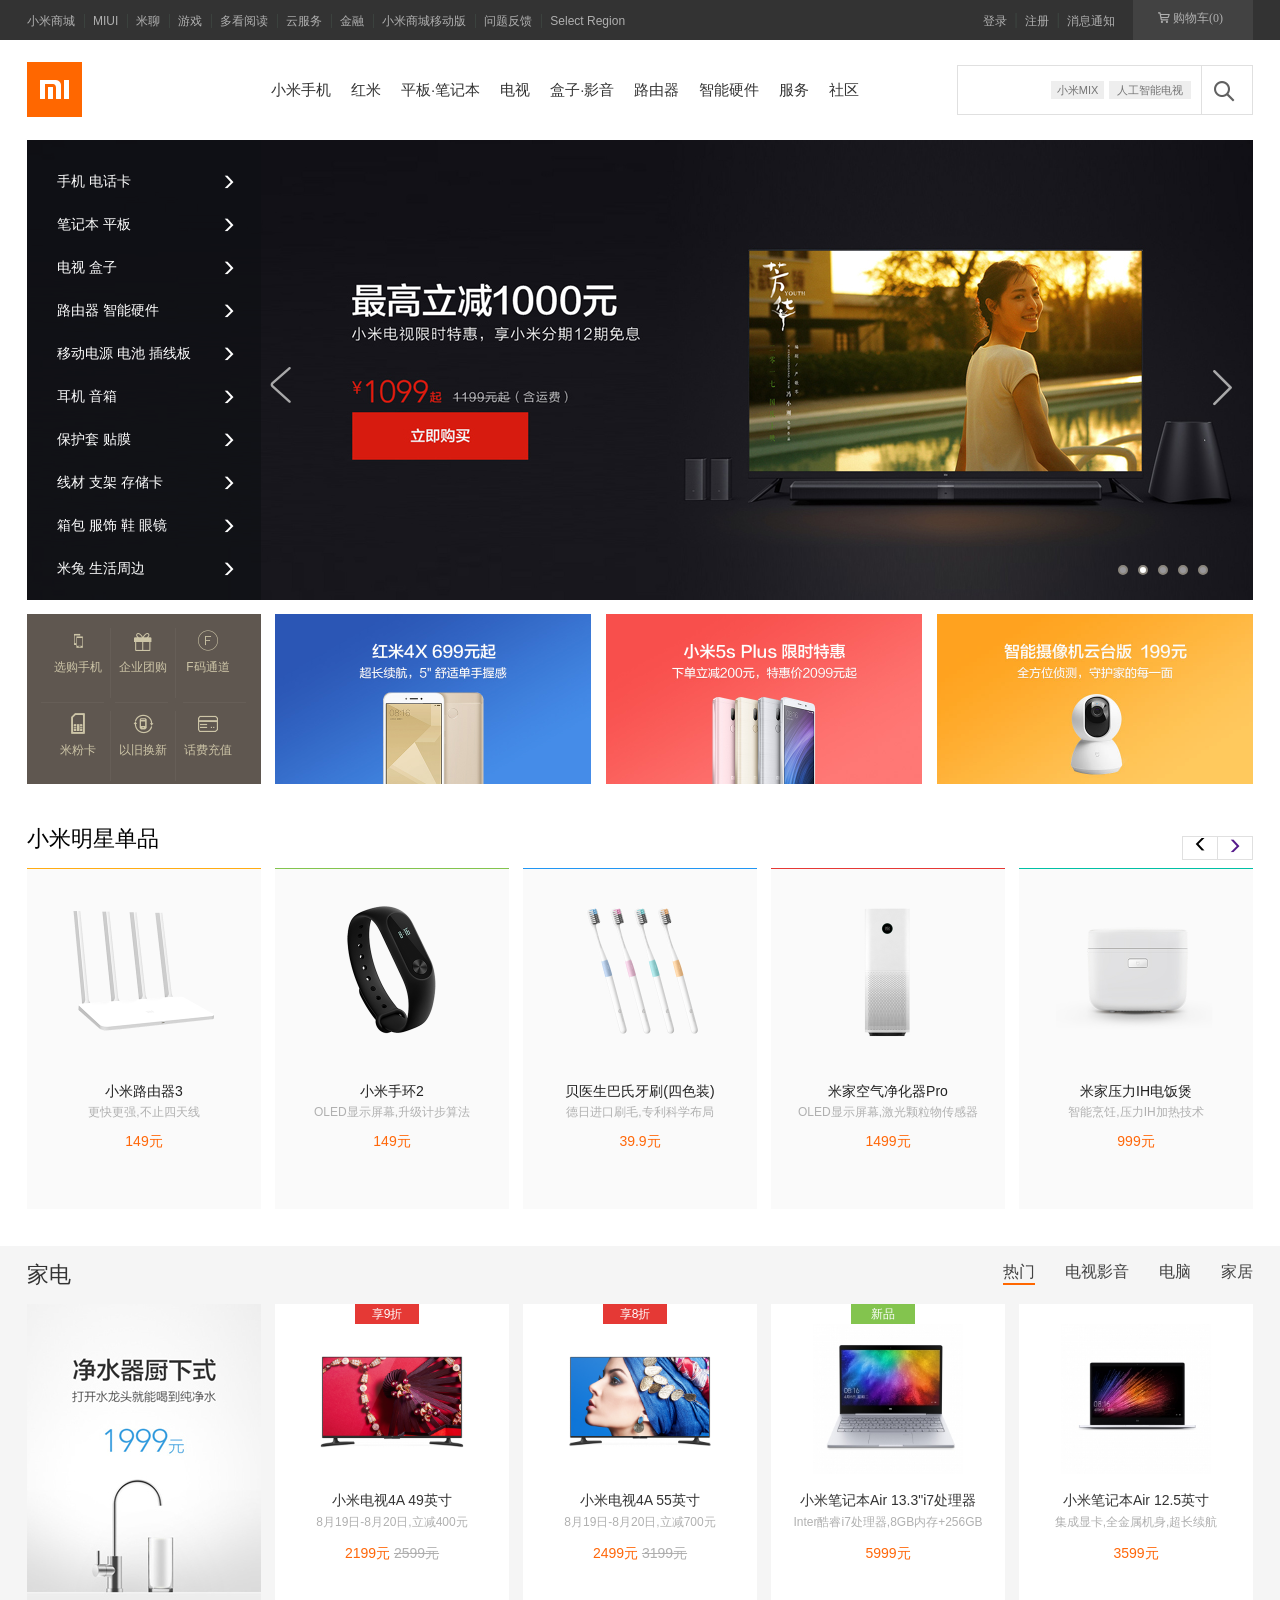
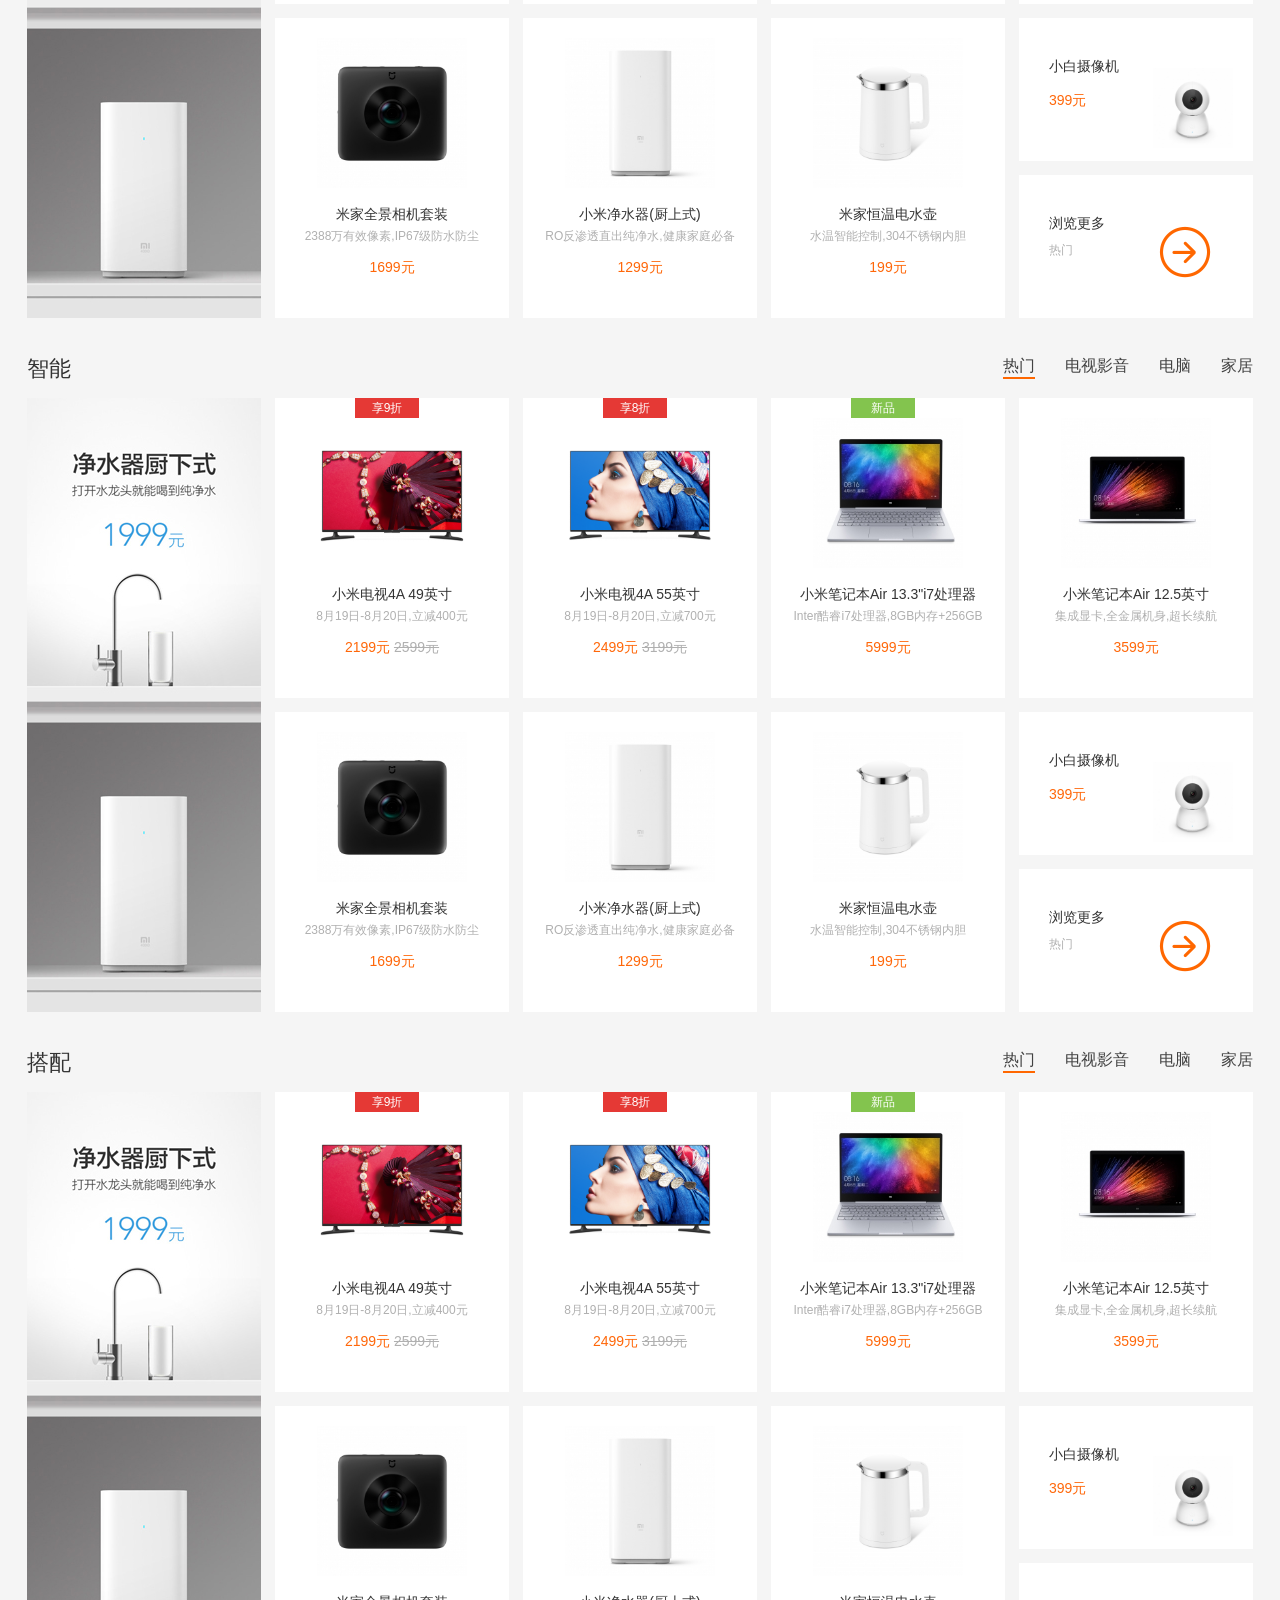
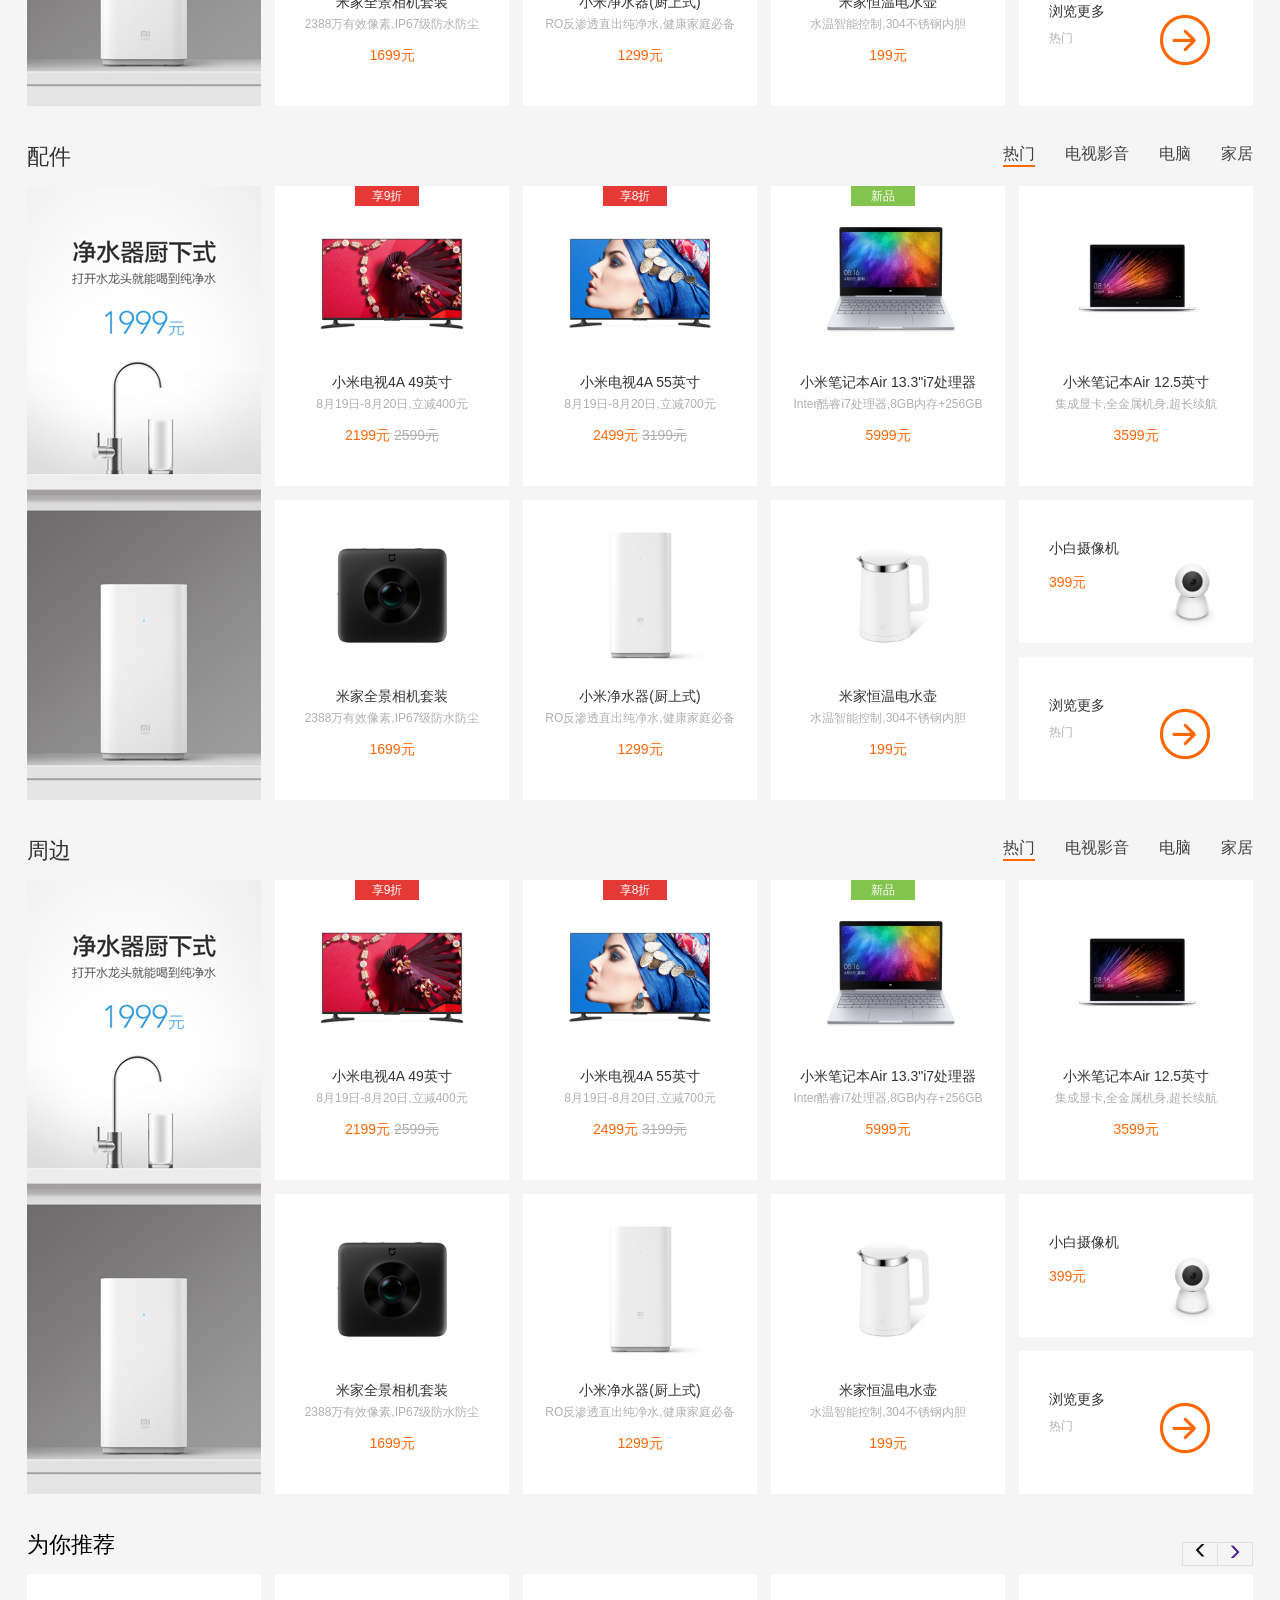
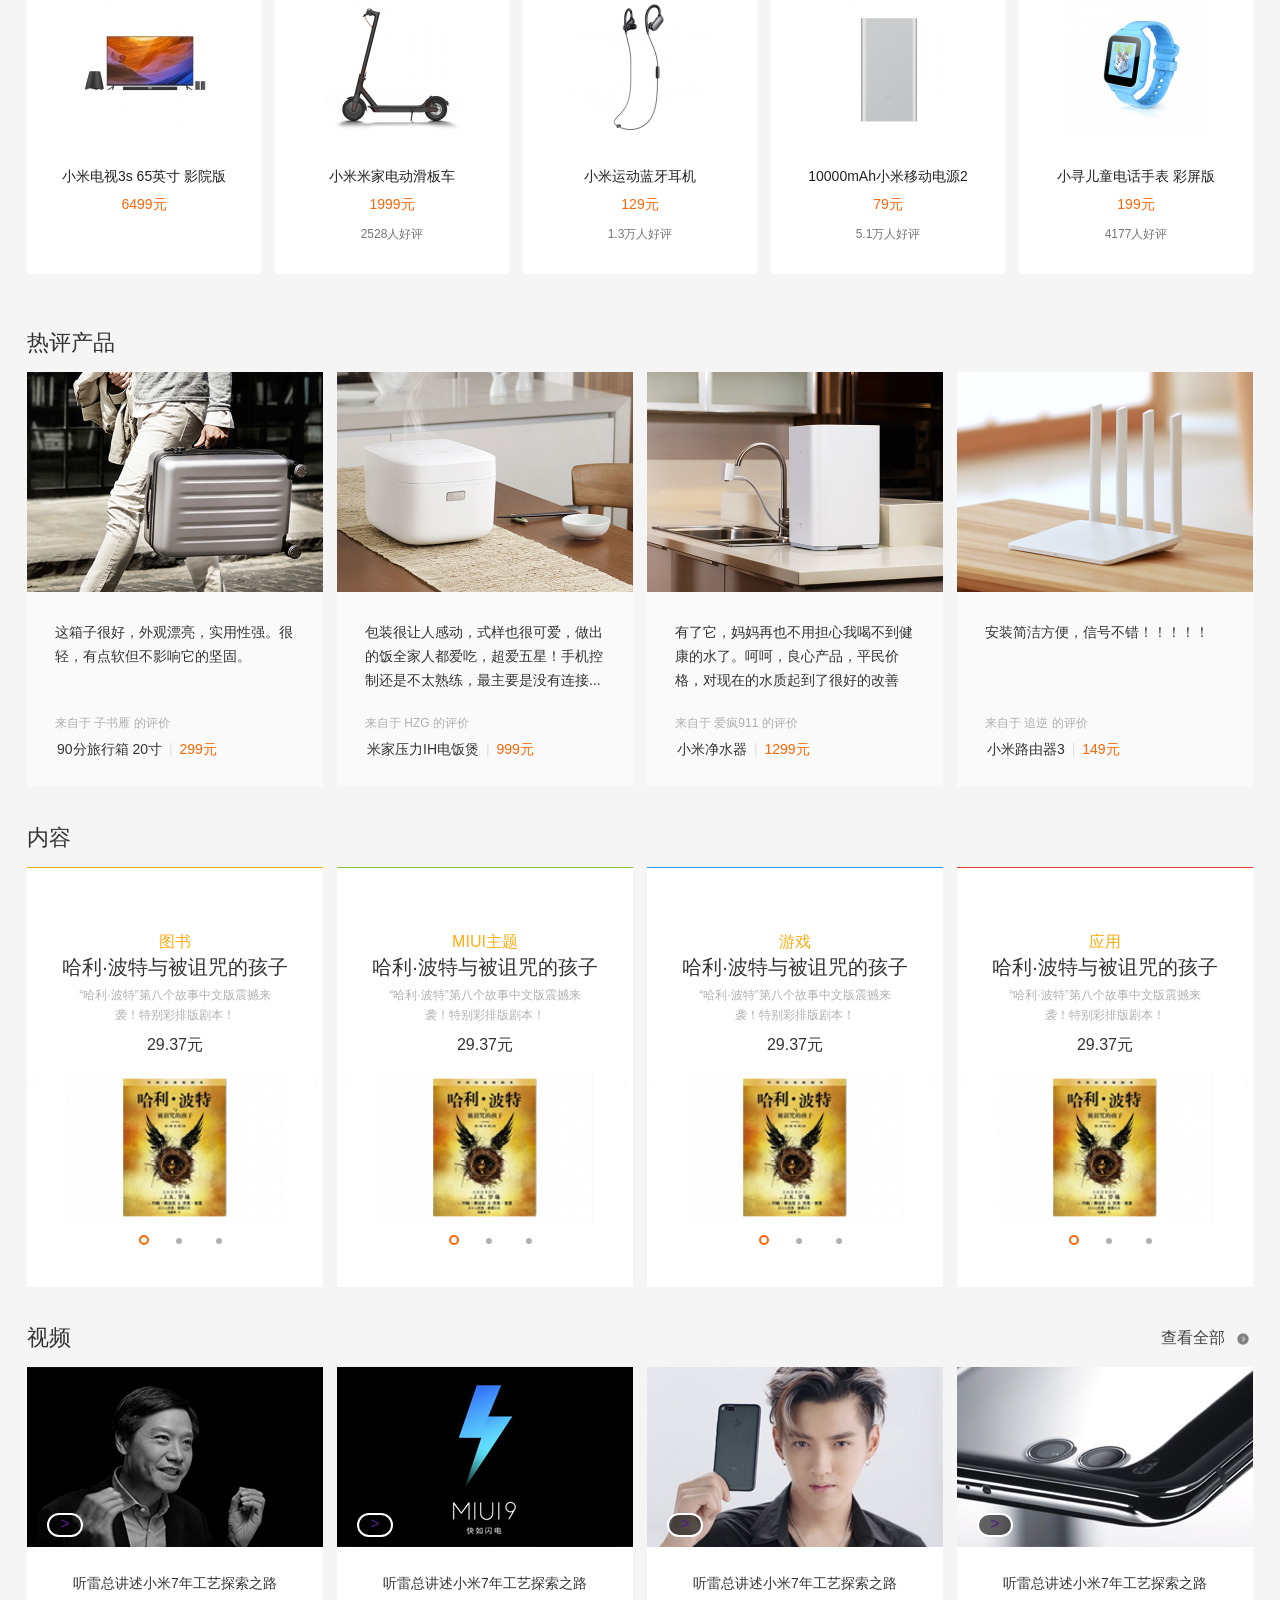
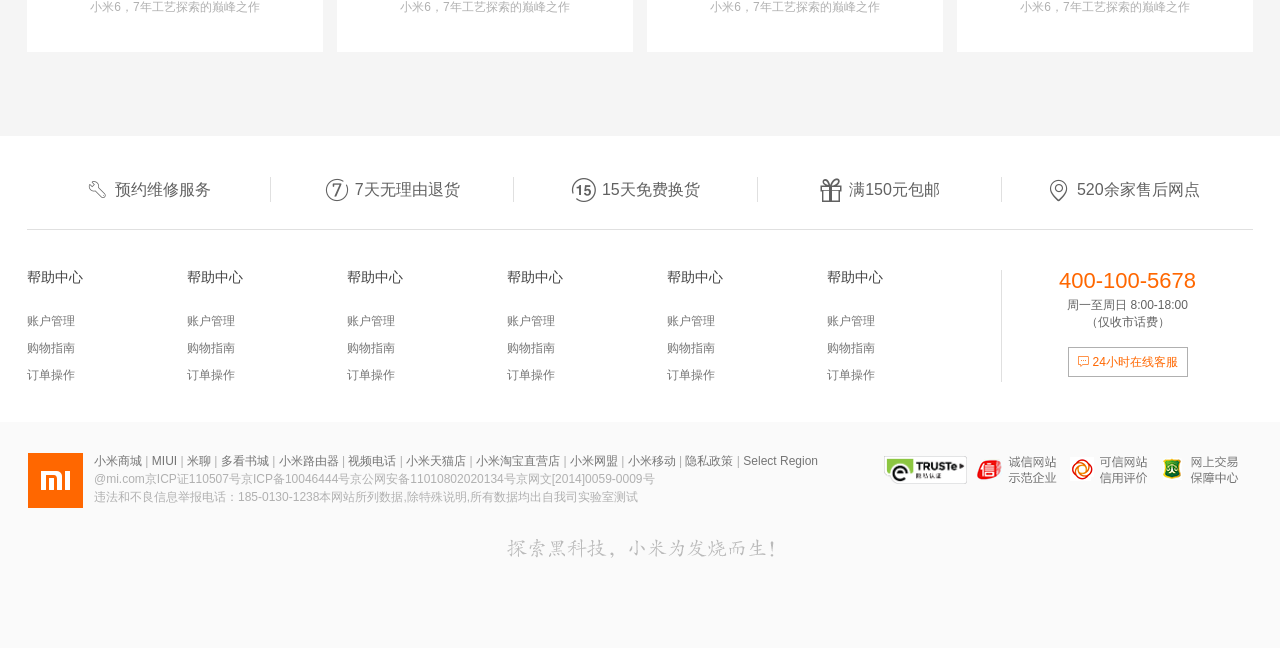
<file: index.html>
<!DOCTYPE html>
<html lang="en">
<head>
	<meta charset="UTF-8">
	<title>xiaomi</title>
	<link rel="stylesheet" href="css/index.css">
	<link rel="stylesheet" href="iconfont/iconfont.css">
	<link rel="shortcut icon" href="img/logo.png">
	<script src="js/index.js"></script>
	<script src="js/functions.js"></script>
</head>
<body>
    <!-- header开始 -->
	<header>
		<main>
			<!-- 左边 -->
			<ul class="head-left">
				<li><a href="" class="first">小米商城</a></li>
				<li><a href="">MIUI</a></li>
				<li><a href="">米聊</a></li>
				<li><a href="">游戏</a></li>
				<li><a href="">多看阅读</a></li>
				<li><a href="">云服务</a></li>
				<li><a href="">金融</a></li>
				<li><a href="">小米商城移动版</a></li>
				<li><a href="">问题反馈</a></li>
				<li><a href="" class="last">Select Region</a></li>
			</ul>
			<!-- 右边 -->

			<div class="shopping">
				<a href="">
					<i class="iconfont icon-gouwuchekong">  购物车(0)</i>

				</a>
			</div>
			<ul class="head-right">
				<li><a href="" class="first">登录</a></li>
                <li><span>|</span></li>
				<li><a href="">注册</a></li>
				<li><span>|</span></li>
				<li><a href="" class="last">消息通知</a></li>
			</ul>
		</main>
	</header>
	<!-- header结束 -->

	<!-- nav开始 -->
	<nav>
	 	<!-- 左边 -->
	 	<a href="" class="nav-left"></a>
	 	<ul class="nav-center">
	 		<li><a href="">小米手机</a></li>
	 		<li><a href="">红米</a></li>
	 		<li><a href="">平板·笔记本</a></li>
	 		<li><a href="">电视</a></li>
	 		<li><a href="">盒子·影音</a></li>
	 		<li><a href="">路由器</a></li>
	 		<li><a href="">智能硬件</a></li>
	 		<li><a href="">服务</a></li>
	 		<li><a href="">社区</a></li>
	 	</ul>
	 	<div class="nav-right">
	 		<div class="left">
	 			<a href="" class="xm">小米MIX</a>
	 			<a href="" class="rg">人工智能电视</a>
	 		</div>
	 			<a href="" class="jing">
	 				<i class="iconfont icon-sousuo"></i>
	 			</a>
	 	</div>
	</nav>
	<!-- nav结束 -->
	<!-- banner开始 -->
	<section>
		<!-- banner -->
		<ul class="banner">
			<li><a href=""><img src="img/banner.jpg" alt=""></a></li>
			<li><a href=""><img src="img/banner1.jpg" alt=""></a></li>
			<li><a href=""><img src="img/banner2.jpg" alt=""></a></li>
			<li><a href=""><img src="img/banner3.jpg" alt=""></a></li>
			<li><a href=""><img src="img/banner4.jpg" alt=""></a></li>
		</ul>
		<div class="banner-left">
			<a href="javascript:void(0);" class="iconfont icon-zuo"></a>
		</div>
		<div class="banner-right">
			<a href="javascript:void(0);" class="iconfont icon-you"></a>
		</div>
        <ul class="btn-list">
        	<li><a href="javascript:void(0);"></a></li>
        	<li><a href="javascript:void(0);"></a></li>
        	<li><a href="javascript:void(0);"></a></li>
        	<li><a href="javascript:void(0);"></a></li>
        	<li><a href="javascript:void(0);" class="last"></a></li>
        </ul>
		<!-- 侧导航 -->
		<aside>
			<ul class="banner-left1">
				<li>
					<a href="" class="first">
						<span>手机 电话卡</span>
						<span class="iconfont icon-xiangyou"></span>
					</a>
					<ul class="item">aa</ul>
				</li>
				<li>
					<a href="" class="first">
						<span>笔记本 平板</span>
						<span class="iconfont icon-xiangyou"></span>
					</a>
					<ul class="item">bb</ul>
				</li>
				<li>
					<a href="" class="first">
						<span>电视 盒子</span>
						<span class="iconfont icon-xiangyou"></span>
					</a>
					<ul class="item">cc</ul>
				</li>
				<li>
					<a href="" class="first">
						<span>路由器 智能硬件</span>
						<span class="iconfont icon-xiangyou"></span>
					</a>
					<ul class="item">dd</ul>
				</li>
				<li>
					<a href="" class="first">
						<span>移动电源 电池 插线板</span>
						<span class="iconfont icon-xiangyou"></span>
					</a>
					<ul class="item">ff</ul>
				</li>
				<li>
					<a href="" class="first">
						<span>耳机 音箱</span>
						<span class="iconfont icon-xiangyou"></span>
					</a>
					<ul class="item">gg</ul>
				</li>
				<li>
					<a href="" class="first">
						<span>保护套 贴膜</span>
						<span class="iconfont icon-xiangyou"></span>
					</a>
					<ul class="item">hh</ul>
				</li>
				<li>
					<a href="" class="first">
						<span>线材 支架 存储卡</span>
						<span class="iconfont icon-xiangyou"></span>
					</a>
					<ul class="item">ii</ul>
				</li>
				<li>
					<a href="" class="first">
						<span>箱包 服饰 鞋 眼镜</span>
						<span class="iconfont icon-xiangyou"></span>
					</a>
					<ul class="item">jj</ul>
				</li>
				<li>
					<a href="" class="first">
						<span>米兔 生活周边</span>
						<span class="iconfont icon-xiangyou"></span>
					</a>
					<ul class="item">kk</ul>
				</li>
			</ul>
		</aside>

	</section>
	<!-- banner结束 -->

	<!-- center开始 -->
	<section class="center">
		<div class="center1">
			<ul class="one-box">
				<li>
    			<a href=""><p class="iconfont icon-xuangoushouji"></p>选购手机</a>
    			</li>
    			<li><a href=""><p class="iconfont icon-liwu"></p>企业团购</a></li>
    			<li class="three"><a href=""><p class="iconfont icon-f"></p>F码通道</a></li>
    			<li class="xian1"></li>
    			<li class="xian2"></li>
    			<li class="xian3"></li>
    			<li><a href=""><p class="iconfont icon-sim"></p>米粉卡</a></li>
    			<li><a href=""><p class="iconfont icon-yijiuhuanxin"></p>以旧换新</a></li>
    			<li class="six"><a href=""><p class="iconfont icon-huafeichongzhi"></p>话费充值</a></li>
			</ul>
			<!-- <div class="zhong">
				<div class="zhong1"></div>
				<div class="zhong1"></div>
				<div class="last"></div>
			</div> -->
		</div>
		<div class="center2">
			<a href=""><img src="img/one.jpg" alt=""></a>
		</div>
		<div class="center3">
			<a href=""><img src="img/two.jpg" alt=""></a>
		</div>
		<div class="center4">
			<a href=""><img src="img/three.jpg" alt=""></a>
		</div>
	</section>
	<!-- center结束 -->

	<!-- 小米明星单品开始 -->
	<section class="star">
		<div class="star-top">
			<h2>小米明星单品</h2>
			<div class="btn-left">
				<a  href=""class="iconfont icon-xiangyou"></a>
			</div>
			<div class="btn-right">
				<a  class="iconfont icon-xiangzuo"></a>
			</div>
		</div>
        
        <ul class="star-bottom">
        	<li class="bottom1">
        		<a href="" class="bottom1-1">
        			<img src="img/23.png" alt="">
        		</a>
        		<a href="" class="title"><p>小米路由器3</p></a>
        		<p class="desc">更快更强,不止四天线</p>
        		<p class="price">149元</p>
        	</li>
        	<li class="bottom2">
        		<a href="" class="bottom1-1">
        			<img src="img/24.png" alt="">
        		</a>
        		<a href="" class="title"><p>小米手环2</p></a>
        		<p class="desc">OLED显示屏幕,升级计步算法</p>
        		<p class="price">149元</p>
        	</li>
        	<li class="bottom3">
        		<a href="" class="bottom1-1">
        			<img src="img/25.png" alt="">
        		</a>
        		<a href="" class="title"><p>贝医生巴氏牙刷(四色装)</p></a>
        		<p class="desc">德日进口刷毛,专利科学布局</p>
        		<p class="price">39.9元</p>
        	</li>
        	<li class="bottom4">
        		<a href="" class="bottom1-1">
        			<img src="img/26.png" alt="">
        		</a>
        		<a href="" class="title"><p>米家空气净化器Pro</p></a>
        		<p class="desc">OLED显示屏幕,激光颗粒物传感器</p>
        		<p class="price">1499元</p>
        	</li>
        	<li class="bottom1-last">
        		<a href="" class="bottom1-1">
        			<img src="img/27.jpg" alt="">
        		</a>
        		<a href="" class="title"><p>米家压力IH电饭煲</p></a>
        		<p class="desc">智能烹饪,压力IH加热技术</p>
        		<p class="price">999元</p>
        	</li>
        </ul>

	</section>
	<!-- 小米明星单品结束 -->

	<!-- max-box开始 -->
	<section class="max-box">
		<div class="container">
		    <!-- 家电开始 -->
			<div class="jiadian">
				<div class="jiadian-top">
					<p class="title">家电</p>
					<div class="more">
						<ul class="top-right">
							<li class="tab-active"><a href="">热门</a></li>
							<li><a href="">电视影音</a></li>
							<li><a href="">电脑</a></li>
							<li><a href="">家居</a></li>
						</ul>
					</div>
				</div>
				<div class="jiadian-bottom">
					<div class="bottom-lbox">
						<a href=""><img src="img/xmad_14950222431232_Twnyl.jpg" alt=""></a>
					</div>
					<ul class="bottom-rbox">
					    <!-- 家电右1 -->
						<li class="rbox1">
						    <div class="kuang">享9折</div>
			        		<a href="" class="rbox1-1">
			        			<img src="img/a1.png" alt="">
			        		</a>
			        		<a href="" class="title1"><p>小米电视4A 49英寸</p></a>
			        		<p class="desc">8月19日-8月20日,立减400元</p>
			        		<p class="price">
			        			<span class="num">2199元</span>
			        			<del><span class="num">2599元</span></del>
			        		</p>
			        	</li>
                        <!-- 家电右2 -->
						<li class="rbox1">
						    <div class="kuang">享8折</div>
			        		<a href="" class="rbox1-1">
			        			<img src="img/a2.png" alt="">
			        		</a>
			        		<a href="" class="title1"><p>小米电视4A 55英寸</p></a>
			        		<p class="desc">8月19日-8月20日,立减700元</p>
			        		<p class="price">
			        			<span class="num">2499元</span>
			        			<del><span class="num">3199元</span></del>
			        		</p>
			        	</li>
                        <!-- 家电右3 -->
						<li class="rbox2">
						    <div class="kuang1">新品</div>
			        		<a href="" class="rbox1-1">
			        			<img src="img/a3.jpg" alt="">
			        		</a>
			        		<a href="" class="title1"><p>小米笔记本Air 13.3"i7处理器</p></a>
			        		<p class="desc">Inter酷睿i7处理器,8GB内存+256GB</p>
			        		<p class="price">
			        			<span class="num">5999元</span>
			        		</p>
			        		<a href="" class="jd-small-a">
			        			<div class="jd-small">
			        				<p>小米品质没让我失望</p><br>
			        				<p class="pingjia">来自于空白挺好的评价</p>
			        			</div>
			        		</a>
			        	</li>
                        <!-- 家电右4 -->
						<li class="rbox2">
						    <div class="kuang2"></div>
			        		<a href="" class="rbox1-1">
			        			<img src="img/a4.jpg" alt="">
			        		</a>
			        		<a href="" class="title1"><p>小米笔记本Air 12.5英寸</p></a>
			        		<p class="desc">集成显卡,全金属机身,超长续航</p>
			        		<p class="price">
			        			<span class="num">3599元</span>
			        		</p>
			        		<a href="" class="jd-small-a">
			        			<div class="jd-small">
			        				<p>很薄，手感也很好，就是硬盘小了点，usb只有一个，很...</p><br>
			        				<p class="pingjia">来自于王喵喵的评价</p>
			        			</div>
			        		</a>
			        	</li>
                        <!-- 家电右5 -->
						<li class="rbox2">
						    <div class="kuang2"></div>
			        		<a href="" class="rbox1-1">
			        			<img src="img/a5.jpg" alt="">
			        		</a>
			        		<a href="" class="title1"><p>米家全景相机套装</p></a>
			        		<p class="desc">2388万有效像素,IP67级防水防尘</p>
			        		<p class="price">
			        			<span class="num">1699元</span>
			        		</p>
			        		<a href="" class="jd-small-a">
			        			<div class="jd-small">
			        				<p>听说小米客服美眉很厉害 送我一首藏头诗可好 我爱钱天玉</p><br>
			        				<p class="pingjia">来自于布衣小刚子的评价</p>
			        			</div>
			        		</a>
			        	</li>
                        <!-- 家电右6 -->
						<li class="rbox2">
						    <div class="kuang2"></div>
			        		<a href="" class="rbox1-1">
			        			<img src="img/a6.jpg" alt="">
			        		</a>
			        		<a href="" class="title1"><p>小米净水器(厨上式)</p></a>
			        		<p class="desc">RO反渗透直出纯净水,健康家庭必备</p>
			        		<p class="price">
			        			<span class="num">1299元</span>
			        		</p>
			        		<a href="" class="jd-small-a">
			        			<div class="jd-small">
			        				<p>经过几次抢购才到手的，心里激动呢！物流较快，第三天就...</p><br>
			        				<p class="pingjia">来自于随波逐流_陈的评价</p>
			        			</div>
			        		</a>
			        	</li>
                        <!-- 家电右7 -->
						<li class="rbox2">
						    <div class="kuang2"></div>
			        		<a href="" class="rbox1-1">
			        			<img src="img/a7.jpg" alt="">
			        		</a>
			        		<a href="" class="title1"><p>米家恒温电水壶</p></a>
			        		<p class="desc">水温智能控制,304不锈钢内胆</p>
			        		<p class="price">
			        			<span class="num">199元</span>
			        		</p>
			        		<a href="" class="jd-small-a">
			        			<div class="jd-small">
			        				<p>客服妹子，来来来，给你沏杯咖啡。</p><br>
			        				<p class="pingjia">来自于外星人的评价</p>
			        			</div>
			        		</a>
			        	</li>
			        	<!-- 家电右8 -->
						<li class="rbox3">
						    <div class="rbox3-top">
				        		<a href="" class="rbox3-1">
				        			<img src="img/a8.jpg" alt="">
				        		</a>
				        		<a href="" class="title2"><p>小白摄像机</p></a>
				        		<p class="price">399元</p>
			        		</div>
                            <div class="rbox3-bottom">
                            	<a href="" class="rbox3-1">
				        			<p class="iconfont icon-gengduo"></p>
				        		</a>
				        		<a href="" class="title2"><p>浏览更多</p></a>
				        		<a class="desc">热门</a>
				        		
                            </div>
			        		
			        		
			        	</li>
					</ul>
				</div>
			</div>
			<div class="jiadian">
				<div class="jiadian-top">
					<p class="title">智能</p>
					<div class="more">
						<ul class="top-right">
							<li class="tab-active"><a href="">热门</a></li>
							<li><a href="">电视影音</a></li>
							<li><a href="">电脑</a></li>
							<li><a href="">家居</a></li>
						</ul>
					</div>
				</div>
				<div class="jiadian-bottom">
					<div class="bottom-lbox">
						<a href=""><img src="img/xmad_14950222431232_Twnyl.jpg" alt=""></a>
					</div>
					<ul class="bottom-rbox">
					    <!-- 家电右1 -->
						<li class="rbox1">
						    <div class="kuang">享9折</div>
			        		<a href="" class="rbox1-1">
			        			<img src="img/a1.png" alt="">
			        		</a>
			        		<a href="" class="title1"><p>小米电视4A 49英寸</p></a>
			        		<p class="desc">8月19日-8月20日,立减400元</p>
			        		<p class="price">
			        			<span class="num">2199元</span>
			        			<del><span class="num">2599元</span></del>
			        		</p>
			        	</li>
                        <!-- 家电右2 -->
						<li class="rbox1">
						    <div class="kuang">享8折</div>
			        		<a href="" class="rbox1-1">
			        			<img src="img/a2.png" alt="">
			        		</a>
			        		<a href="" class="title1"><p>小米电视4A 55英寸</p></a>
			        		<p class="desc">8月19日-8月20日,立减700元</p>
			        		<p class="price">
			        			<span class="num">2499元</span>
			        			<del><span class="num">3199元</span></del>
			        		</p>
			        	</li>
                        <!-- 家电右3 -->
						<li class="rbox2">
						    <div class="kuang1">新品</div>
			        		<a href="" class="rbox1-1">
			        			<img src="img/a3.jpg" alt="">
			        		</a>
			        		<a href="" class="title1"><p>小米笔记本Air 13.3"i7处理器</p></a>
			        		<p class="desc">Inter酷睿i7处理器,8GB内存+256GB</p>
			        		<p class="price">
			        			<span class="num">5999元</span>
			        		</p>
			        		<a href="" class="jd-small-a">
			        			<div class="jd-small">
			        				<p>小米品质没让我失望</p><br>
			        				<p class="pingjia">来自于空白挺好的评价</p>
			        			</div>
			        		</a>
			        	</li>
                        <!-- 家电右4 -->
						<li class="rbox2">
						    <div class="kuang2"></div>
			        		<a href="" class="rbox1-1">
			        			<img src="img/a4.jpg" alt="">
			        		</a>
			        		<a href="" class="title1"><p>小米笔记本Air 12.5英寸</p></a>
			        		<p class="desc">集成显卡,全金属机身,超长续航</p>
			        		<p class="price">
			        			<span class="num">3599元</span>
			        		</p>
			        		<a href="" class="jd-small-a">
			        			<div class="jd-small">
			        				<p>很薄，手感也很好，就是硬盘小了点，usb只有一个，很...</p><br>
			        				<p class="pingjia">来自于王喵喵的评价</p>
			        			</div>
			        		</a>
			        	</li>
                        <!-- 家电右5 -->
						<li class="rbox2">
						    <div class="kuang2"></div>
			        		<a href="" class="rbox1-1">
			        			<img src="img/a5.jpg" alt="">
			        		</a>
			        		<a href="" class="title1"><p>米家全景相机套装</p></a>
			        		<p class="desc">2388万有效像素,IP67级防水防尘</p>
			        		<p class="price">
			        			<span class="num">1699元</span>
			        		</p>
			        		<a href="" class="jd-small-a">
			        			<div class="jd-small">
			        				<p>听说小米客服美眉很厉害 送我一首藏头诗可好 我爱钱天玉</p><br>
			        				<p class="pingjia">来自于布衣小刚子的评价</p>
			        			</div>
			        		</a>
			        	</li>
                        <!-- 家电右6 -->
						<li class="rbox2">
						    <div class="kuang2"></div>
			        		<a href="" class="rbox1-1">
			        			<img src="img/a6.jpg" alt="">
			        		</a>
			        		<a href="" class="title1"><p>小米净水器(厨上式)</p></a>
			        		<p class="desc">RO反渗透直出纯净水,健康家庭必备</p>
			        		<p class="price">
			        			<span class="num">1299元</span>
			        		</p>
			        		<a href="" class="jd-small-a">
			        			<div class="jd-small">
			        				<p>经过几次抢购才到手的，心里激动呢！物流较快，第三天就...</p><br>
			        				<p class="pingjia">来自于随波逐流_陈的评价</p>
			        			</div>
			        		</a>
			        	</li>
                        <!-- 家电右7 -->
						<li class="rbox2">
						    <div class="kuang2"></div>
			        		<a href="" class="rbox1-1">
			        			<img src="img/a7.jpg" alt="">
			        		</a>
			        		<a href="" class="title1"><p>米家恒温电水壶</p></a>
			        		<p class="desc">水温智能控制,304不锈钢内胆</p>
			        		<p class="price">
			        			<span class="num">199元</span>
			        		</p>
			        		<a href="" class="jd-small-a">
			        			<div class="jd-small">
			        				<p>客服妹子，来来来，给你沏杯咖啡。</p><br>
			        				<p class="pingjia">来自于外星人的评价</p>
			        			</div>
			        		</a>
			        	</li>
			        	<!-- 家电右8 -->
						<li class="rbox3">
						    <div class="rbox3-top">
				        		<a href="" class="rbox3-1">
				        			<img src="img/a8.jpg" alt="">
				        		</a>
				        		<a href="" class="title2"><p>小白摄像机</p></a>
				        		<p class="price">399元</p>
			        		</div>
                            <div class="rbox3-bottom">
                            	<a href="" class="rbox3-1">
				        			<p class="iconfont icon-gengduo"></p>
				        		</a>
				        		<a href="" class="title2"><p>浏览更多</p></a>
				        		<p class="desc">热门</p>
                            </div>
			        	</li>
					</ul>
				</div>
			</div>
			<div class="jiadian">
				<div class="jiadian-top">
					<p class="title">搭配</p>
					<div class="more">
						<ul class="top-right">
							<li class="tab-active"><a href="">热门</a></li>
							<li><a href="">电视影音</a></li>
							<li><a href="">电脑</a></li>
							<li><a href="">家居</a></li>
						</ul>
					</div>
				</div>
				<div class="jiadian-bottom">
					<div class="bottom-lbox">
						<a href=""><img src="img/xmad_14950222431232_Twnyl.jpg" alt=""></a>
					</div>
					<ul class="bottom-rbox">
					    <!-- 家电右1 -->
						<li class="rbox1">
						    <div class="kuang">享9折</div>
			        		<a href="" class="rbox1-1">
			        			<img src="img/a1.png" alt="">
			        		</a>
			        		<a href="" class="title1"><p>小米电视4A 49英寸</p></a>
			        		<p class="desc">8月19日-8月20日,立减400元</p>
			        		<p class="price">
			        			<span class="num">2199元</span>
			        			<del><span class="num">2599元</span></del>
			        		</p>
			        	</li>
                        <!-- 家电右2 -->
						<li class="rbox1">
						    <div class="kuang">享8折</div>
			        		<a href="" class="rbox1-1">
			        			<img src="img/a2.png" alt="">
			        		</a>
			        		<a href="" class="title1"><p>小米电视4A 55英寸</p></a>
			        		<p class="desc">8月19日-8月20日,立减700元</p>
			        		<p class="price">
			        			<span class="num">2499元</span>
			        			<del><span class="num">3199元</span></del>
			        		</p>
			        	</li>
                        <!-- 家电右3 -->
						<li class="rbox2">
						    <div class="kuang1">新品</div>
			        		<a href="" class="rbox1-1">
			        			<img src="img/a3.jpg" alt="">
			        		</a>
			        		<a href="" class="title1"><p>小米笔记本Air 13.3"i7处理器</p></a>
			        		<p class="desc">Inter酷睿i7处理器,8GB内存+256GB</p>
			        		<p class="price">
			        			<span class="num">5999元</span>
			        		</p>
			        		<a href="" class="jd-small-a">
			        			<div class="jd-small">
			        				<p>小米品质没让我失望</p><br>
			        				<p class="pingjia">来自于空白挺好的评价</p>
			        			</div>
			        		</a>
			        	</li>
                        <!-- 家电右4 -->
						<li class="rbox2">
						    <div class="kuang2"></div>
			        		<a href="" class="rbox1-1">
			        			<img src="img/a4.jpg" alt="">
			        		</a>
			        		<a href="" class="title1"><p>小米笔记本Air 12.5英寸</p></a>
			        		<p class="desc">集成显卡,全金属机身,超长续航</p>
			        		<p class="price">
			        			<span class="num">3599元</span>
			        		</p>
			        		<a href="" class="jd-small-a">
			        			<div class="jd-small">
			        				<p>很薄，手感也很好，就是硬盘小了点，usb只有一个，很...</p><br>
			        				<p class="pingjia">来自于王喵喵的评价</p>
			        			</div>
			        		</a>
			        	</li>
                        <!-- 家电右5 -->
						<li class="rbox2">
						    <div class="kuang2"></div>
			        		<a href="" class="rbox1-1">
			        			<img src="img/a5.jpg" alt="">
			        		</a>
			        		<a href="" class="title1"><p>米家全景相机套装</p></a>
			        		<p class="desc">2388万有效像素,IP67级防水防尘</p>
			        		<p class="price">
			        			<span class="num">1699元</span>
			        		</p>
			        		<a href="" class="jd-small-a">
			        			<div class="jd-small">
			        				<p>听说小米客服美眉很厉害 送我一首藏头诗可好 我爱钱天玉</p><br>
			        				<p class="pingjia">来自于布衣小刚子的评价</p>
			        			</div>
			        		</a>
			        	</li>
                        <!-- 家电右6 -->
						<li class="rbox2">
						    <div class="kuang2"></div>
			        		<a href="" class="rbox1-1">
			        			<img src="img/a6.jpg" alt="">
			        		</a>
			        		<a href="" class="title1"><p>小米净水器(厨上式)</p></a>
			        		<p class="desc">RO反渗透直出纯净水,健康家庭必备</p>
			        		<p class="price">
			        			<span class="num">1299元</span>
			        		</p>
			        		<a href="" class="jd-small-a">
			        			<div class="jd-small">
			        				<p>经过几次抢购才到手的，心里激动呢！物流较快，第三天就...</p><br>
			        				<p class="pingjia">来自于随波逐流_陈的评价</p>
			        			</div>
			        		</a>
			        	</li>
                        <!-- 家电右7 -->
						<li class="rbox2">
						    <div class="kuang2"></div>
			        		<a href="" class="rbox1-1">
			        			<img src="img/a7.jpg" alt="">
			        		</a>
			        		<a href="" class="title1"><p>米家恒温电水壶</p></a>
			        		<p class="desc">水温智能控制,304不锈钢内胆</p>
			        		<p class="price">
			        			<span class="num">199元</span>
			        		</p>
			        		<a href="" class="jd-small-a">
			        			<div class="jd-small">
			        				<p>客服妹子，来来来，给你沏杯咖啡。</p><br>
			        				<p class="pingjia">来自于外星人的评价</p>
			        			</div>
			        		</a>
			        	</li>
			        	<!-- 家电右8 -->
						<li class="rbox3">
						    <div class="rbox3-top">
				        		<a href="" class="rbox3-1">
				        			<img src="img/a8.jpg" alt="">
				        		</a>
				        		<a href="" class="title2"><p>小白摄像机</p></a>
				        		<p class="price">399元</p>
			        		</div>
                            <div class="rbox3-bottom">
                            	<a href="" class="rbox3-1">
				        			<p class="iconfont icon-gengduo"></p>
				        		</a>
				        		<a href="" class="title2"><p>浏览更多</p></a>
				        		<p class="desc">热门</p>
                            </div>
			        		
			        		
			        	</li>
					</ul>
				</div>
			</div>
			<div class="jiadian">
				<div class="jiadian-top">
					<p class="title">配件</p>
					<div class="more">
						<ul class="top-right">
							<li class="tab-active"><a href="">热门</a></li>
							<li><a href="">电视影音</a></li>
							<li><a href="">电脑</a></li>
							<li><a href="">家居</a></li>
						</ul>
					</div>
				</div>
				<div class="jiadian-bottom">
					<div class="bottom-lbox">
						<a href=""><img src="img/xmad_14950222431232_Twnyl.jpg" alt=""></a>
					</div>
					<ul class="bottom-rbox">
					    <!-- 家电右1 -->
						<li class="rbox1">
						    <div class="kuang">享9折</div>
			        		<a href="" class="rbox1-1">
			        			<img src="img/a1.png" alt="">
			        		</a>
			        		<a href="" class="title1"><p>小米电视4A 49英寸</p></a>
			        		<p class="desc">8月19日-8月20日,立减400元</p>
			        		<p class="price">
			        			<span class="num">2199元</span>
			        			<del><span class="num">2599元</span></del>
			        		</p>
			        	</li>
                        <!-- 家电右2 -->
						<li class="rbox1">
						    <div class="kuang">享8折</div>
			        		<a href="" class="rbox1-1">
			        			<img src="img/a2.png" alt="">
			        		</a>
			        		<a href="" class="title1"><p>小米电视4A 55英寸</p></a>
			        		<p class="desc">8月19日-8月20日,立减700元</p>
			        		<p class="price">
			        			<span class="num">2499元</span>
			        			<del><span class="num">3199元</span></del>
			        		</p>
			        	</li>
                        <!-- 家电右3 -->
						<li class="rbox2">
						    <div class="kuang1">新品</div>
			        		<a href="" class="rbox1-1">
			        			<img src="img/a3.jpg" alt="">
			        		</a>
			        		<a href="" class="title1"><p>小米笔记本Air 13.3"i7处理器</p></a>
			        		<p class="desc">Inter酷睿i7处理器,8GB内存+256GB</p>
			        		<p class="price">
			        			<span class="num">5999元</span>
			        		</p>
			        		<a href="" class="jd-small-a">
			        			<div class="jd-small">
			        				<p>小米品质没让我失望</p><br>
			        				<p class="pingjia">来自于空白挺好的评价</p>
			        			</div>
			        		</a>
			        	</li>
                        <!-- 家电右4 -->
						<li class="rbox2">
						    <div class="kuang2"></div>
			        		<a href="" class="rbox1-1">
			        			<img src="img/a4.jpg" alt="">
			        		</a>
			        		<a href="" class="title1"><p>小米笔记本Air 12.5英寸</p></a>
			        		<p class="desc">集成显卡,全金属机身,超长续航</p>
			        		<p class="price">
			        			<span class="num">3599元</span>
			        		</p>
			        		<a href="" class="jd-small-a">
			        			<div class="jd-small">
			        				<p>很薄，手感也很好，就是硬盘小了点，usb只有一个，很...</p><br>
			        				<p class="pingjia">来自于王喵喵的评价</p>
			        			</div>
			        		</a>
			        	</li>
                        <!-- 家电右5 -->
						<li class="rbox2">
						    <div class="kuang2"></div>
			        		<a href="" class="rbox1-1">
			        			<img src="img/a5.jpg" alt="">
			        		</a>
			        		<a href="" class="title1"><p>米家全景相机套装</p></a>
			        		<p class="desc">2388万有效像素,IP67级防水防尘</p>
			        		<p class="price">
			        			<span class="num">1699元</span>
			        		</p>
			        		<a href="" class="jd-small-a">
			        			<div class="jd-small">
			        				<p>听说小米客服美眉很厉害 送我一首藏头诗可好 我爱钱天玉</p><br>
			        				<p class="pingjia">来自于布衣小刚子的评价</p>
			        			</div>
			        		</a>
			        	</li>
                        <!-- 家电右6 -->
						<li class="rbox2">
						    <div class="kuang2"></div>
			        		<a href="" class="rbox1-1">
			        			<img src="img/a6.jpg" alt="">
			        		</a>
			        		<a href="" class="title1"><p>小米净水器(厨上式)</p></a>
			        		<p class="desc">RO反渗透直出纯净水,健康家庭必备</p>
			        		<p class="price">
			        			<span class="num">1299元</span>
			        		</p>
			        		<a href="" class="jd-small-a">
			        			<div class="jd-small">
			        				<p>经过几次抢购才到手的，心里激动呢！物流较快，第三天就...</p><br>
			        				<p class="pingjia">来自于随波逐流_陈的评价</p>
			        			</div>
			        		</a>
			        	</li>
                        <!-- 家电右7 -->
						<li class="rbox2">
						    <div class="kuang2"></div>
			        		<a href="" class="rbox1-1">
			        			<img src="img/a7.jpg" alt="">
			        		</a>
			        		<a href="" class="title1"><p>米家恒温电水壶</p></a>
			        		<p class="desc">水温智能控制,304不锈钢内胆</p>
			        		<p class="price">
			        			<span class="num">199元</span>
			        		</p>
			        		<a href="" class="jd-small-a">
			        			<div class="jd-small">
			        				<p>客服妹子，来来来，给你沏杯咖啡。</p><br>
			        				<p class="pingjia">来自于外星人的评价</p>
			        			</div>
			        		</a>
			        	</li>
			        	<!-- 家电右8 -->
						<li class="rbox3">
						    <div class="rbox3-top">
				        		<a href="" class="rbox3-1">
				        			<img src="img/a8.jpg" alt="">
				        		</a>
				        		<a href="" class="title2"><p>小白摄像机</p></a>
				        		<p class="price">399元</p>
			        		</div>
                            <div class="rbox3-bottom">
                            	<a href="" class="rbox3-1">
				        			<p class="iconfont icon-gengduo"></p>
				        		</a>
				        		<a href="" class="title2"><p>浏览更多</p></a>
				        		<p class="desc">热门</p>
                            </div>
			        		
			        		
			        	</li>
					</ul>
				</div>
			</div>
			<div class="jiadian">
				<div class="jiadian-top">
					<p class="title">周边</p>
					<div class="more">
						<ul class="top-right">
							<li class="tab-active"><a href="">热门</a></li>
							<li><a href="">电视影音</a></li>
							<li><a href="">电脑</a></li>
							<li><a href="">家居</a></li>
						</ul>
					</div>
				</div>
				<div class="jiadian-bottom">
					<div class="bottom-lbox">
						<a href=""><img src="img/xmad_14950222431232_Twnyl.jpg" alt=""></a>
					</div>
					<ul class="bottom-rbox">
					    <!-- 家电右1 -->
						<li class="rbox1">
						    <div class="kuang">享9折</div>
			        		<a href="" class="rbox1-1">
			        			<img src="img/a1.png" alt="">
			        		</a>
			        		<a href="" class="title1"><p>小米电视4A 49英寸</p></a>
			        		<p class="desc">8月19日-8月20日,立减400元</p>
			        		<p class="price">
			        			<span class="num">2199元</span>
			        			<del><span class="num">2599元</span></del>
			        		</p>
			        	</li>
                        <!-- 家电右2 -->
						<li class="rbox1">
						    <div class="kuang">享8折</div>
			        		<a href="" class="rbox1-1">
			        			<img src="img/a2.png" alt="">
			        		</a>
			        		<a href="" class="title1"><p>小米电视4A 55英寸</p></a>
			        		<p class="desc">8月19日-8月20日,立减700元</p>
			        		<p class="price">
			        			<span class="num">2499元</span>
			        			<del><span class="num">3199元</span></del>
			        		</p>
			        	</li>
                        <!-- 家电右3 -->
						<li class="rbox2">
						    <div class="kuang1">新品</div>
			        		<a href="" class="rbox1-1">
			        			<img src="img/a3.jpg" alt="">
			        		</a>
			        		<a href="" class="title1"><p>小米笔记本Air 13.3"i7处理器</p></a>
			        		<p class="desc">Inter酷睿i7处理器,8GB内存+256GB</p>
			        		<p class="price">
			        			<span class="num">5999元</span>
			        		</p>
			        		<a href="" class="jd-small-a">
			        			<div class="jd-small">
			        				<p>小米品质没让我失望</p><br>
			        				<p class="pingjia">来自于空白挺好的评价</p>
			        			</div>
			        		</a>
			        	</li>
                        <!-- 家电右4 -->
						<li class="rbox2">
						    <div class="kuang2"></div>
			        		<a href="" class="rbox1-1">
			        			<img src="img/a4.jpg" alt="">
			        		</a>
			        		<a href="" class="title1"><p>小米笔记本Air 12.5英寸</p></a>
			        		<p class="desc">集成显卡,全金属机身,超长续航</p>
			        		<p class="price">
			        			<span class="num">3599元</span>
			        		</p>
			        		<a href="" class="jd-small-a">
			        			<div class="jd-small">
			        				<p>很薄，手感也很好，就是硬盘小了点，usb只有一个，很...</p><br>
			        				<p class="pingjia">来自于王喵喵的评价</p>
			        			</div>
			        		</a>
			        	</li>
                        <!-- 家电右5 -->
						<li class="rbox2">
						    <div class="kuang2"></div>
			        		<a href="" class="rbox1-1">
			        			<img src="img/a5.jpg" alt="">
			        		</a>
			        		<a href="" class="title1"><p>米家全景相机套装</p></a>
			        		<p class="desc">2388万有效像素,IP67级防水防尘</p>
			        		<p class="price">
			        			<span class="num">1699元</span>
			        		</p>
			        		<a href="" class="jd-small-a">
			        			<div class="jd-small">
			        				<p>听说小米客服美眉很厉害 送我一首藏头诗可好 我爱钱天玉</p><br>
			        				<p class="pingjia">来自于布衣小刚子的评价</p>
			        			</div>
			        		</a>
			        	</li>
                        <!-- 家电右6 -->
						<li class="rbox2">
						    <div class="kuang2"></div>
			        		<a href="" class="rbox1-1">
			        			<img src="img/a6.jpg" alt="">
			        		</a>
			        		<a href="" class="title1"><p>小米净水器(厨上式)</p></a>
			        		<p class="desc">RO反渗透直出纯净水,健康家庭必备</p>
			        		<p class="price">
			        			<span class="num">1299元</span>
			        		</p>
			        		<a href="" class="jd-small-a">
			        			<div class="jd-small">
			        				<p>经过几次抢购才到手的，心里激动呢！物流较快，第三天就...</p><br>
			        				<p class="pingjia">来自于随波逐流_陈的评价</p>
			        			</div>
			        		</a>
			        	</li>
                        <!-- 家电右7 -->
						<li class="rbox2">
						    <div class="kuang2"></div>
			        		<a href="" class="rbox1-1">
			        			<img src="img/a7.jpg" alt="">
			        		</a>
			        		<a href="" class="title1"><p>米家恒温电水壶</p></a>
			        		<p class="desc">水温智能控制,304不锈钢内胆</p>
			        		<p class="price">
			        			<span class="num">199元</span>
			        		</p>
			        		<a href="" class="jd-small-a">
			        			<div class="jd-small">
			        				<p>客服妹子，来来来，给你沏杯咖啡。</p><br>
			        				<p class="pingjia">来自于外星人的评价</p>
			        			</div>
			        		</a>
			        	</li>
			        	<!-- 家电右8 -->
						<li class="rbox3">
						    <div class="rbox3-top">
				        		<a href="" class="rbox3-1">
				        			<img src="img/a8.jpg" alt="">
				        		</a>
				        		<a href="" class="title2"><p>小白摄像机</p></a>
				        		<p class="price">399元</p>
			        		</div>
                            <div class="rbox3-bottom">
                            	<a href="" class="rbox3-1">
				        			<p class="iconfont icon-gengduo"></p>
				        		</a>
				        		<a href="" class="title2"><p>浏览更多</p></a>
				        		<p class="desc">热门</p>
                            </div>			        		
			        	</li>
					</ul>
				</div>
			</div>
			<!-- 家电结束 -->

			<!-- 为你推荐开始 -->
			<section class="recommend">
				<div class="recommend-top">
					<h2>为你推荐</h2>
				
					<div class="btn-left">
						<a  href=""class="iconfont icon-xiangyou"></a>
					</div>
					<div class="btn-right">
						<a  class="iconfont icon-xiangzuo"></a>
					</div>
        		</div>
		        <ul class="recommend-bottom">
		        	<li class="bottom1">
		        		<a href="" class="bottom1-1">
		        			<img src="img/b1.jpg" alt="">
		        		</a>
		        		<a href="" class="title"><p>小米电视3s 65英寸 影院版</p></a>
		        		<p class="price">6499元</p>
		        		<p class="tips"></p>
		        		
		        	</li>
		        	<li class="bottom2">
		        		<a href="" class="bottom1-1">
		        			<img src="img/b2.jpg" alt="">
		        		</a>
		        		<a href="" class="title"><p>小米米家电动滑板车</p></a>
		        		<p class="price">1999元</p>
		        		<p class="tips">2528人好评</p>
		        	</li>
		        	<li class="bottom3">
		        		<a href="" class="bottom1-1">
		        			<img src="img/b3.jpg" alt="">
		        		</a>
		        		<a href="" class="title"><p>小米运动蓝牙耳机</p></a>
		        		<p class="price">129元</p>
		        		<p class="tips">1.3万人好评</p>
		        	</li>
		        	<li class="bottom4">
		        		<a href="" class="bottom1-1">
		        			<img src="img/b4.jpg" alt="">
		        		</a>
		        		<a href="" class="title"><p>10000mAh小米移动电源2</p></a>
		        		<p class="price">79元</p>
		        		<p class="tips">5.1万人好评</p>
		        	</li>
		        	<li class="bottom1-last">
		        		<a href="" class="bottom1-1">
		        			<img src="img/b5.jpg" alt="">
		        		</a>
		        		<a href="" class="title"><p>小寻儿童电话手表 彩屏版</p></a>
		        		<p class="price">199元</p>
		        		<p class="tips">4177人好评</p>
		        	</li>
		        </ul>

			</section>
			<!-- 为你推荐结束 -->

			<!-- 热评产品开始 -->
			<section class="comment">
				<div class="comment-top">
					<span class="title">热评产品</span>
				</div>
		        <ul class="comment-bottom">
		        	<li class="bottom1">
		        		<a href="" class="bottom1-1">
		        			<img src="img/c1.jpg" alt="">
		        		</a>
		        		<p class="review"><a href="">这箱子很好，外观漂亮，实用性强。很轻，有点软但不影响它的坚固。</a></p>
		        		<p class="author"> 来自于 子书雁 的评价 </p>
		        		<div class="info">
		        			<p class="title">
		        			    <a href="">90分旅行箱 20寸</a>
		        			    <span class="sep">|</span>
		        			    <span class="num">299元</span>
		        			</p>
		        		</div>
		        	</li>
		        	<li class="bottom1">
		        		<a href="" class="bottom1-1">
		        			<img src="img/c2.jpg" alt="">
		        		</a>
		        		<p class="review"><a href="">包装很让人感动，式样也很可爱，做出的饭全家人都爱吃，超爱五星！手机控制还是不太熟练，最主要是没有连接...</a></p>
		        		<p class="author">  来自于 HZG 的评价  </p>
		        		<div class="info">
		        			<p class="title">
		        			    <a href="">米家压力IH电饭煲</a>
		        			    <span class="sep">|</span>
		        			    <span class="num">999元</span>
		        			</p>
		        		</div>
		        	</li>
		        	<li class="bottom1">
		        		<a href="" class="bottom1-1">
		        			<img src="img/c3.jpg" alt="">
		        		</a>
		        		<p class="review"><a href="">有了它，妈妈再也不用担心我喝不到健康的水了。呵呵，良心产品，平民价格，对现在的水质起到了很好的改善</a></p>
		        		<p class="author">  来自于 爱疯911 的评价  </p>
		        		<div class="info">
		        			<p class="title">
		        			    <a href="">小米净水器</a>
		        			    <span class="sep">|</span>
		        			    <span class="num">1299元</span>
		        			</p>
		        		</div>
		        	</li>
		        	<li class="bottom1">
		        		<a href="" class="bottom1-1">
		        			<img src="img/c4.jpg" alt="">
		        		</a>
		        		<p class="review"><a href="">安装简洁方便，信号不错！！！！！</a></p>
		        		<p class="author">  来自于 追逆 的评价  </p>
		        		<div class="info">
		        			<p class="title">
		        			    <a href="">小米路由器3</a>
		        			    <span class="sep">|</span>
		        			    <span class="num">149元</span>
		        			</p>
		        		</div>
		        	</li>
		        </ul>

			</section>
			<!-- 热评产品结束 -->

			<!-- 内容开始 -->
			<section class="content">
				<div class="content-top">
					<span class="title">内容</span>
				</div>
		        <ul class="content-bottom">
		        	<li class="content-item1">
		                <h2 class="title">图书</h2> 
		        	    <div class="carousel-wrapper">
		        	    	<h4 class="name">
		        	    		<a href="" class="exposure">哈利·波特与被诅咒的孩子</a>
		        	    	</h4>
		        	    	<p class="desc">
		        	    		<a href="">“哈利·波特”第八个故事中文版震撼来袭！特别彩排版剧本！ </a>
		        	    	</p>
		        	    	<p class="price"><a href="">29.37元</a></p>
		        	    	<div class="figure">
		        	    		<a href=""><img src="img/d1.png" alt=""></a>
		        	    	</div>
		        	    	<div class="pagers-wrapper">
		        	    		<ul class="xm-pagers">
		        	    			<li class="pager-active">
		        	    				<span class="dot"></span>
		        	    			</li>	
		        	    			<li class="pager">
		        	    				<span class="dot1"></span>
		        	    			</li>	
		        	    			<li class="pager">
		        	    				<span class="dot1"></span>
		        	    			</li>	
		        	    		</ul>
		        	    	</div>
		        	    	
		        	    </div>
		        	    <div class="anniu-left">
		        	    	<a href=""><i class="iconfont icon-zuo"></i></a>
						</div>
						<div class="anniu-right">
							<a href=""><i class="iconfont icon-you"></i></a>
						</div>
		        	</li>
		        	<li class="content-item2">
		                <h2 class="title">MIUI主题</h2> 
		        	    <div class="carousel-wrapper">
		        	    	<h4 class="name">
		        	    		<a href="" class="exposure">哈利·波特与被诅咒的孩子</a>
		        	    	</h4>
		        	    	<p class="desc">
		        	    		<a href="">“哈利·波特”第八个故事中文版震撼来袭！特别彩排版剧本！ </a>
		        	    	</p>
		        	    	<p class="price"><a href="">29.37元</a></p>
		        	    	<div class="figure">
		        	    		<a href=""><img src="img/d1.png" alt=""></a>
		        	    	</div>
		        	    	<div class="pagers-wrapper">
		        	    		<ul class="xm-pagers">
		        	    			<li class="pager-active">
		        	    				<span class="dot"></span>
		        	    			</li>	
		        	    			<li class="pager">
		        	    				<span class="dot1"></span>
		        	    			</li>	
		        	    			<li class="pager">
		        	    				<span class="dot1"></span>
		        	    			</li>	
		        	    		</ul>
		        	    	</div>
		        	    </div>
		        	    <div class="anniu-left">
		        	    	<a href=""><i class="iconfont icon-zuo"></i></a>
						</div>
						<div class="anniu-right">
							<a href=""><i class="iconfont icon-you"></i></a>
						</div>
		        	</li>
		        	<li class="content-item3">
		                <h2 class="title">游戏</h2> 
		        	    <div class="carousel-wrapper">
		        	    	<h4 class="name">
		        	    		<a href="" class="exposure">哈利·波特与被诅咒的孩子</a>
		        	    	</h4>
		        	    	<p class="desc">
		        	    		<a href="">“哈利·波特”第八个故事中文版震撼来袭！特别彩排版剧本！ </a>
		        	    	</p>
		        	    	<p class="price"><a href="">29.37元</a></p>
		        	    	<div class="figure">
		        	    		<a href=""><img src="img/d1.png" alt=""></a>
		        	    	</div>
		        	    	<div class="pagers-wrapper">
		        	    		<ul class="xm-pagers">
		        	    			<li class="pager-active">
		        	    				<span class="dot"></span>
		        	    			</li>	
		        	    			<li class="pager">
		        	    				<span class="dot1"></span>
		        	    			</li>	
		        	    			<li class="pager">
		        	    				<span class="dot1"></span>
		        	    			</li>	
		        	    		</ul>
		        	    	</div>
		        	    
		        	    </div>
		        	    <div class="anniu-left">
		        	    	<a href=""><i class="iconfont icon-zuo"></i></a>
						</div>
						<div class="anniu-right">
							<a href=""><i class="iconfont icon-you"></i></a>
						</div>
		        	</li>
		        	<li class="content-item4">
		                <h2 class="title">应用</h2> 
		        	    <div class="carousel-wrapper">
		        	    	<h4 class="name">
		        	    		<a href="" class="exposure">哈利·波特与被诅咒的孩子</a>
		        	    	</h4>
		        	    	<p class="desc">
		        	    		<a href="">“哈利·波特”第八个故事中文版震撼来袭！特别彩排版剧本！ </a>
		        	    	</p>
		        	    	<p class="price"><a href="">29.37元</a></p>
		        	    	<div class="figure">
		        	    		<a href=""><img src="img/d1.png" alt=""></a>
		        	    	</div>
		        	    	<div class="pagers-wrapper">
		        	    		<ul class="xm-pagers">
		        	    			<li class="pager-active">
		        	    				<span class="dot"></span>
		        	    			</li>	
		        	    			<li class="pager">
		        	    				<span class="dot1"></span>
		        	    			</li>	
		        	    			<li class="pager">
		        	    				<span class="dot1"></span>
		        	    			</li>	
		        	    		</ul>
		        	    	</div>
		        	    	
		        	    </div>
		        	    <div class="anniu-left">
		        	    	<a href=""><i class="iconfont icon-zuo"></i></a>
						</div>
						<div class="anniu-right">
							<a href=""><i class="iconfont icon-you"></i></a>
						</div>
		        	</li>
		        </ul>

			</section>
			<!-- 内容结束 -->

			<!-- 视频开始 -->
			<section class="video">
				<div class="video-top">
					<span class="title">视频</span>
					<div class="more-chakan">
						<a href="" class="more-link">查看全部</a>
						<a href="" class="jiantou"><img src="img/yuanjt.png" alt=""></a>
					</div>	
				</div>
		        <ul class="video-bottom">
		        	<li class="bottom1">
		        		<a href="" class="bottom1-1">
		        			<img src="img/e1.jpg" alt="">
		        			<span class="play"> >
		        				<!-- <i class="iconfont"></i> -->
		        			</span>
		        		</a>
		        		<h3 class="title"><a href="">听雷总讲述小米7年工艺探索之路</a></h3>
		        		<p class="desc">小米6，7年工艺探索的巅峰之作</p>
		        	</li>
		        	<li class="bottom1">
		        		<a href="" class="bottom1-1">
		        			<img src="img/e2.jpg" alt="">
		        			<span class="play"> >
		        				<!-- <i class="iconfont"></i> -->
		        			</span>
		        		</a>
		        		<h3 class="title"><a href="">听雷总讲述小米7年工艺探索之路</a></h3>
		        		<p class="desc">小米6，7年工艺探索的巅峰之作</p>
		        	</li>
		        	<li class="bottom1">
		        		<a href="" class="bottom1-1">
		        			<img src="img/e3.jpg" alt="">
		        			<span class="play"> >
		        				<!-- <i class="iconfont"></i> -->
		        			</span>
		        		</a>
		        		<h3 class="title"><a href="">听雷总讲述小米7年工艺探索之路</a></h3>
		        		<p class="desc">小米6，7年工艺探索的巅峰之作</p>
		        	</li>
		        	<li class="bottom1">
		        		<a href="" class="bottom1-1">
		        			<img src="img/e4s.jpg" alt="">
		        			<span class="play"> >
		        				<!-- <i class="iconfont"></i> -->
		        			</span>
		        		</a>
		        		<h3 class="title"><a href="">听雷总讲述小米7年工艺探索之路</a></h3>
		        		<p class="desc">小米6，7年工艺探索的巅峰之作</p>
		        	</li>
		        </ul>

			</section>
			<!-- 视频结束 -->
		</div>
	</section>
	<!-- max-box结束 -->

	<!-- site-footer开始 -->
	<div class="site-footer">
		<div class="footer-box">
			<div class="footer-service">
				<ul class="list-service">
					<li class="shu"><a href=""><i class="iconfont icon-weixiu1"></i>预约维修服务</a></li>
					<li><a href=""><i class="iconfont icon-icon1460191569463"></i>7天无理由退货</a></li>
					<li><a href=""><i class="iconfont icon-icon-test"></i>15天免费换货</a></li>
					<li><a href=""><i class="iconfont icon-gift"></i>满150元包邮</a></li>
					<li><a href=""><i class="iconfont icon-dingwei"></i>520余家售后网点</a></li>
				</ul>
			</div>
			<div class="footer-links">
				<dl class="col-links">
					<dt>帮助中心</dt>
					<dd><a href="">账户管理</a></dd>
					<dd><a href="">购物指南</a></dd>
					<dd><a href="">订单操作</a></dd>
				</dl>
				<dl class="col-links">
					<dt>帮助中心</dt>
					<dd><a href="">账户管理</a></dd>
					<dd><a href="">购物指南</a></dd>
					<dd><a href="">订单操作</a></dd>
				</dl>
				<dl class="col-links">
					<dt>帮助中心</dt>
					<dd><a href="">账户管理</a></dd>
					<dd><a href="">购物指南</a></dd>
					<dd><a href="">订单操作</a></dd>
				</dl>
				<dl class="col-links">
					<dt>帮助中心</dt>
					<dd><a href="">账户管理</a></dd>
					<dd><a href="">购物指南</a></dd>
					<dd><a href="">订单操作</a></dd>
				</dl>
				<dl class="col-links">
					<dt>帮助中心</dt>
					<dd><a href="">账户管理</a></dd>
					<dd><a href="">购物指南</a></dd>
					<dd><a href="">订单操作</a></dd>
				</dl>
				<dl class="col-links">
					<dt>帮助中心</dt>
					<dd><a href="">账户管理</a></dd>
					<dd><a href="">购物指南</a></dd>
					<dd><a href="">订单操作</a></dd>
				</dl>
				<div class="col-contact">
					<p class="phone">400-100-5678</p>
					<p>周一至周日 8:00-18:00 <br>（仅收市话费）</p>
					<a href="" class="btn btn-line-primary btn-small">
						<i class="iconfont icon-gaibantouduihuakuang-icon"></i>
						 24小时在线客服
					</a>
				</div>
			</div>
		</div>
	</div>
	<!-- site-footer结束 -->
	<!-- site-info开始 -->
	<div class="site-info">
		<div class="container">
			<div class="logo ir"></div>
			<div class="info-text">
				<p class="sites">
					<a href="">小米商城</a>
					<span>|</span>
					<a href="">MIUI</a>
					<span>|</span>
					<a href="">米聊</a>
					<span>|</span>
					<a href="">多看书城</a>
					<span>|</span>
					<a href="">小米路由器</a>
					<span>|</span>
					<a href="">视频电话</a>
					<span>|</span>
					<a href="">小米天猫店</a>
					<span>|</span>
					<a href="">小米淘宝直营店</a>
					<span>|</span>
					<a href="">小米网盟</a>
					<span>|</span>
					<a href="">小米移动</a>
					<span>|</span>
					<a href="">隐私政策</a>
					<span>|</span>
					<a href="">Select Region</a>
				</p>
				<p>@<a>mi.com</a>京ICP证110507号<a href="">京ICP备10046444号</a><a href="">京公网安备11010802020134号</a><a href="">京网文[2014]0059-0009号</a><br> 违法和不良信息举报电话：185-0130-1238本网站所列数据,除特殊说明,所有数据均出自我司实验室测试</p>
			</div>
			<div class="info-links">
				<a href="../8.29个人主页/index.html"><img src="img/truste.png" alt=""></a>
				<a href=""><img src="img/v-logo-2.png" alt=""></a>
				<a href=""><img src="img/v-logo-1.png" alt=""></a>
				<a href=""><img src="img/v-logo-3.png" alt=""></a>
			</div>

		</div>
		<div class="slogan1 ir1"></div>	
	</div>
	<!-- site-info结束 -->
</body>
</html>
</file>
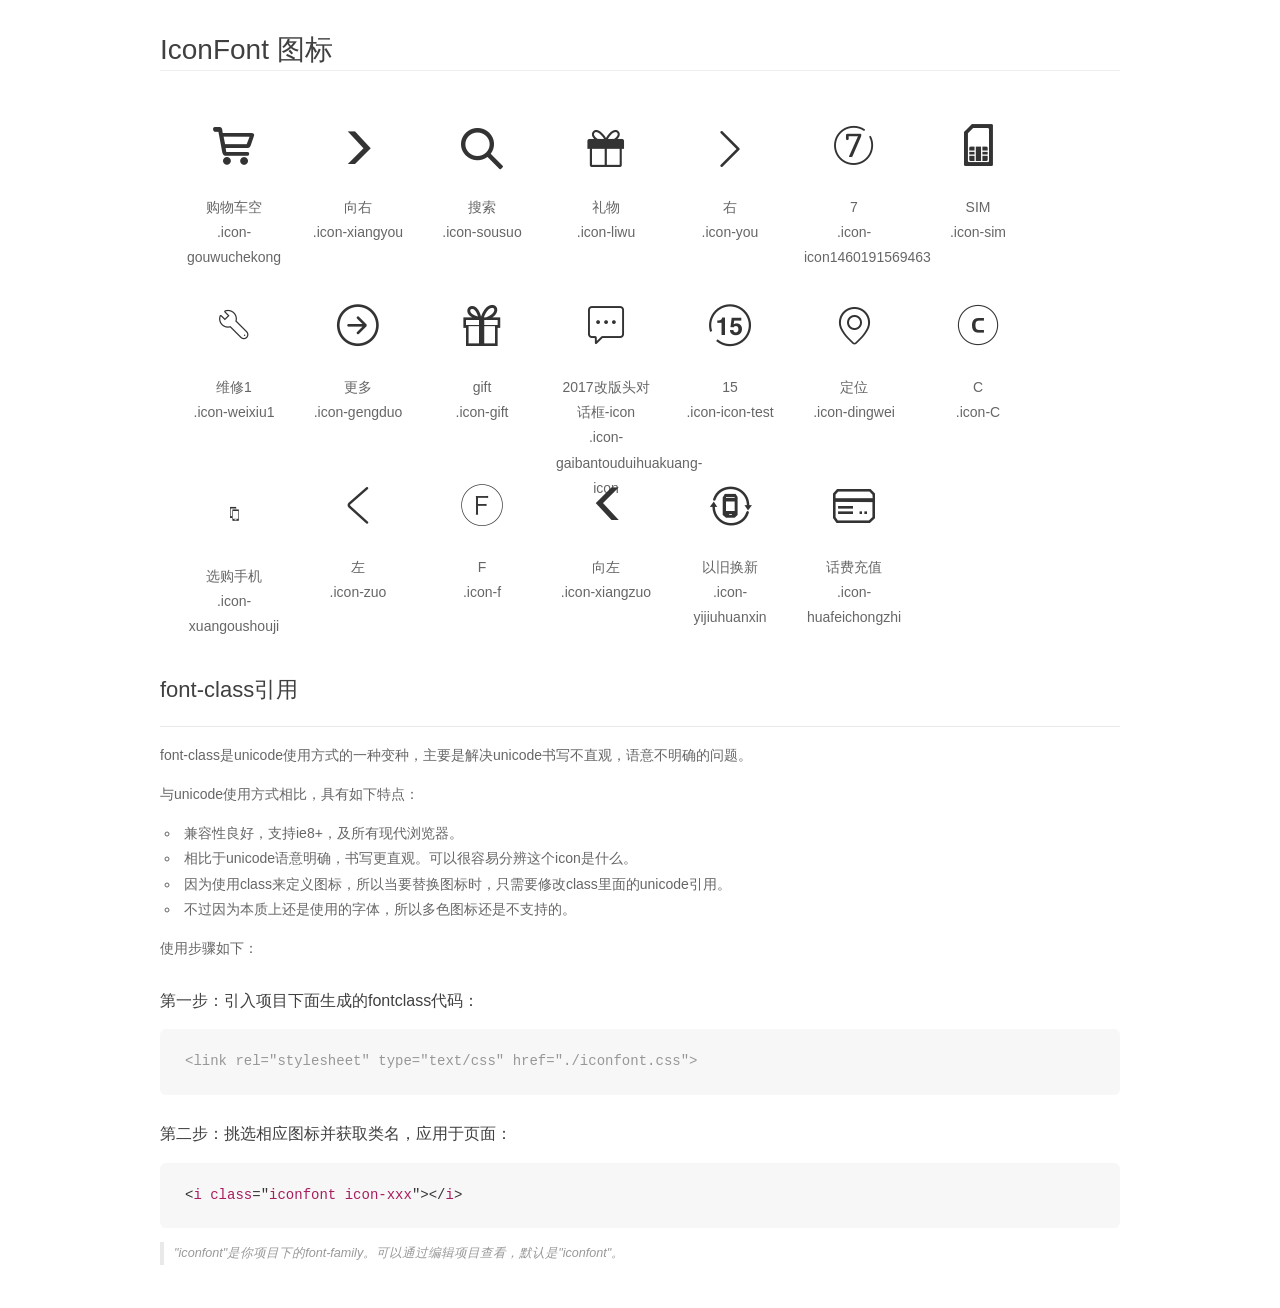
<file: iconfont/demo_fontclass.html>
<!DOCTYPE html>
<html>
<head>
    <meta charset="utf-8"/>
    <title>IconFont</title>
    <link rel="stylesheet" href="demo.css">
    <link rel="stylesheet" href="iconfont.css">
</head>
<body>
    <div class="main markdown">
        <h1>IconFont 图标</h1>
        <ul class="icon_lists clear">
            
                <li>
                <i class="icon iconfont icon-gouwuchekong"></i>
                    <div class="name">购物车空</div>
                    <div class="fontclass">.icon-gouwuchekong</div>
                </li>
            
                <li>
                <i class="icon iconfont icon-xiangyou"></i>
                    <div class="name">向右</div>
                    <div class="fontclass">.icon-xiangyou</div>
                </li>
            
                <li>
                <i class="icon iconfont icon-sousuo"></i>
                    <div class="name">搜索</div>
                    <div class="fontclass">.icon-sousuo</div>
                </li>
            
                <li>
                <i class="icon iconfont icon-liwu"></i>
                    <div class="name">礼物</div>
                    <div class="fontclass">.icon-liwu</div>
                </li>
            
                <li>
                <i class="icon iconfont icon-you"></i>
                    <div class="name">右</div>
                    <div class="fontclass">.icon-you</div>
                </li>
            
                <li>
                <i class="icon iconfont icon-icon1460191569463"></i>
                    <div class="name">7</div>
                    <div class="fontclass">.icon-icon1460191569463</div>
                </li>
            
                <li>
                <i class="icon iconfont icon-sim"></i>
                    <div class="name">SIM</div>
                    <div class="fontclass">.icon-sim</div>
                </li>
            
                <li>
                <i class="icon iconfont icon-weixiu1"></i>
                    <div class="name">维修1</div>
                    <div class="fontclass">.icon-weixiu1</div>
                </li>
            
                <li>
                <i class="icon iconfont icon-gengduo"></i>
                    <div class="name">更多</div>
                    <div class="fontclass">.icon-gengduo</div>
                </li>
            
                <li>
                <i class="icon iconfont icon-gift"></i>
                    <div class="name">gift</div>
                    <div class="fontclass">.icon-gift</div>
                </li>
            
                <li>
                <i class="icon iconfont icon-gaibantouduihuakuang-icon"></i>
                    <div class="name">2017改版头对话框-icon</div>
                    <div class="fontclass">.icon-gaibantouduihuakuang-icon</div>
                </li>
            
                <li>
                <i class="icon iconfont icon-icon-test"></i>
                    <div class="name">15</div>
                    <div class="fontclass">.icon-icon-test</div>
                </li>
            
                <li>
                <i class="icon iconfont icon-dingwei"></i>
                    <div class="name">定位</div>
                    <div class="fontclass">.icon-dingwei</div>
                </li>
            
                <li>
                <i class="icon iconfont icon-C"></i>
                    <div class="name">C</div>
                    <div class="fontclass">.icon-C</div>
                </li>
            
                <li>
                <i class="icon iconfont icon-xuangoushouji"></i>
                    <div class="name">选购手机</div>
                    <div class="fontclass">.icon-xuangoushouji</div>
                </li>
            
                <li>
                <i class="icon iconfont icon-zuo"></i>
                    <div class="name">左</div>
                    <div class="fontclass">.icon-zuo</div>
                </li>
            
                <li>
                <i class="icon iconfont icon-f"></i>
                    <div class="name">F</div>
                    <div class="fontclass">.icon-f</div>
                </li>
            
                <li>
                <i class="icon iconfont icon-xiangzuo"></i>
                    <div class="name">向左</div>
                    <div class="fontclass">.icon-xiangzuo</div>
                </li>
            
                <li>
                <i class="icon iconfont icon-yijiuhuanxin"></i>
                    <div class="name">以旧换新</div>
                    <div class="fontclass">.icon-yijiuhuanxin</div>
                </li>
            
                <li>
                <i class="icon iconfont icon-huafeichongzhi"></i>
                    <div class="name">话费充值</div>
                    <div class="fontclass">.icon-huafeichongzhi</div>
                </li>
            
        </ul>

        <h2 id="font-class-">font-class引用</h2>
        <hr>

        <p>font-class是unicode使用方式的一种变种，主要是解决unicode书写不直观，语意不明确的问题。</p>
        <p>与unicode使用方式相比，具有如下特点：</p>
        <ul>
        <li>兼容性良好，支持ie8+，及所有现代浏览器。</li>
        <li>相比于unicode语意明确，书写更直观。可以很容易分辨这个icon是什么。</li>
        <li>因为使用class来定义图标，所以当要替换图标时，只需要修改class里面的unicode引用。</li>
        <li>不过因为本质上还是使用的字体，所以多色图标还是不支持的。</li>
        </ul>
        <p>使用步骤如下：</p>
        <h3 id="-fontclass-">第一步：引入项目下面生成的fontclass代码：</h3>


        <pre><code class="lang-js hljs javascript"><span class="hljs-comment">&lt;link rel="stylesheet" type="text/css" href="./iconfont.css"&gt;</span></code></pre>
        <h3 id="-">第二步：挑选相应图标并获取类名，应用于页面：</h3>
        <pre><code class="lang-css hljs">&lt;<span class="hljs-selector-tag">i</span> <span class="hljs-selector-tag">class</span>="<span class="hljs-selector-tag">iconfont</span> <span class="hljs-selector-tag">icon-xxx</span>"&gt;&lt;/<span class="hljs-selector-tag">i</span>&gt;</code></pre>
        <blockquote>
        <p>"iconfont"是你项目下的font-family。可以通过编辑项目查看，默认是"iconfont"。</p>
        </blockquote>
    </div>
</body>
</html>
</file>
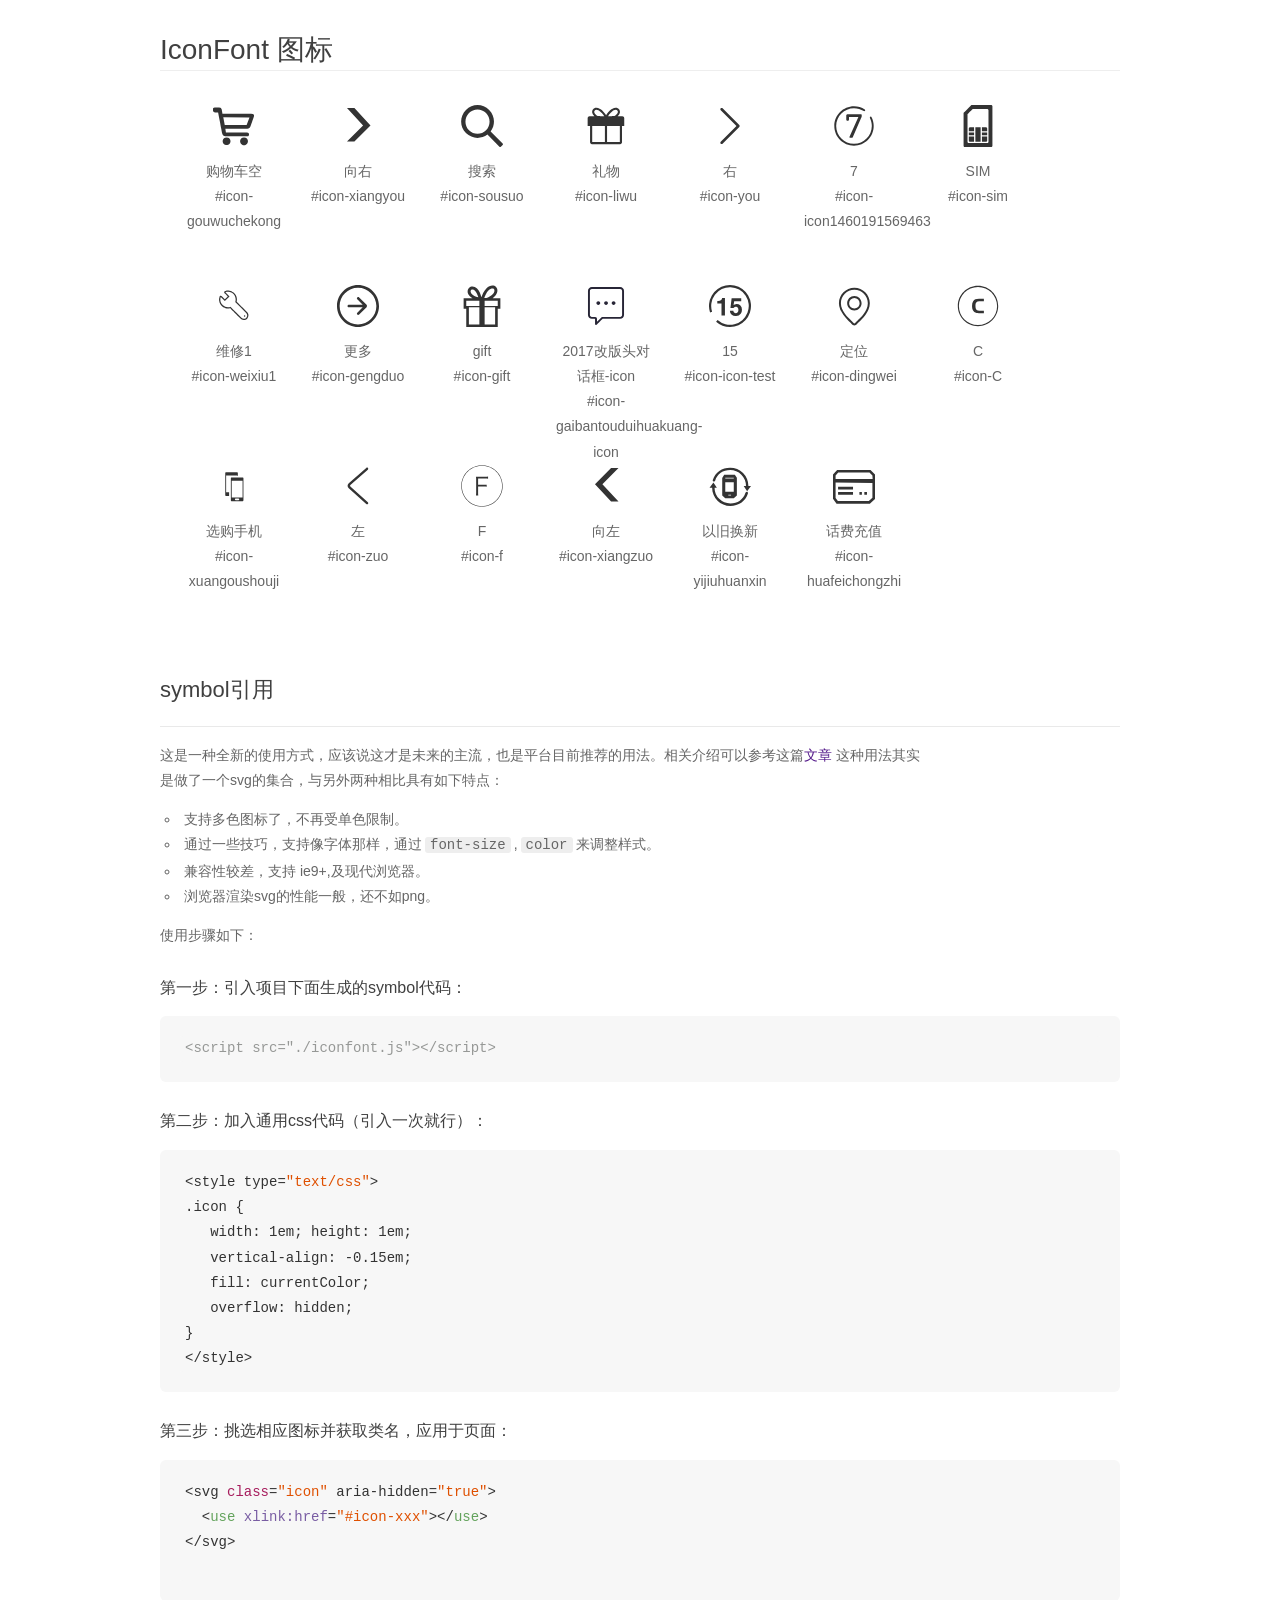
<file: iconfont/demo_symbol.html>
<!DOCTYPE html>
<html>
<head>
    <meta charset="utf-8"/>
    <title>IconFont</title>
    <link rel="stylesheet" href="demo.css">
    <script src="iconfont.js"></script>

    <style type="text/css">
        .icon {
          /* 通过设置 font-size 来改变图标大小 */
          width: 1em; height: 1em;
          /* 图标和文字相邻时，垂直对齐 */
          vertical-align: -0.15em;
          /* 通过设置 color 来改变 SVG 的颜色/fill */
          fill: currentColor;
          /* path 和 stroke 溢出 viewBox 部分在 IE 下会显示
             normalize.css 中也包含这行 */
          overflow: hidden;
        }

    </style>
</head>
<body>
    <div class="main markdown">
        <h1>IconFont 图标</h1>
        <ul class="icon_lists clear">
            
                <li>
                    <svg class="icon" aria-hidden="true">
                        <use xlink:href="#icon-gouwuchekong"></use>
                    </svg>
                    <div class="name">购物车空</div>
                    <div class="fontclass">#icon-gouwuchekong</div>
                </li>
            
                <li>
                    <svg class="icon" aria-hidden="true">
                        <use xlink:href="#icon-xiangyou"></use>
                    </svg>
                    <div class="name">向右</div>
                    <div class="fontclass">#icon-xiangyou</div>
                </li>
            
                <li>
                    <svg class="icon" aria-hidden="true">
                        <use xlink:href="#icon-sousuo"></use>
                    </svg>
                    <div class="name">搜索</div>
                    <div class="fontclass">#icon-sousuo</div>
                </li>
            
                <li>
                    <svg class="icon" aria-hidden="true">
                        <use xlink:href="#icon-liwu"></use>
                    </svg>
                    <div class="name">礼物</div>
                    <div class="fontclass">#icon-liwu</div>
                </li>
            
                <li>
                    <svg class="icon" aria-hidden="true">
                        <use xlink:href="#icon-you"></use>
                    </svg>
                    <div class="name">右</div>
                    <div class="fontclass">#icon-you</div>
                </li>
            
                <li>
                    <svg class="icon" aria-hidden="true">
                        <use xlink:href="#icon-icon1460191569463"></use>
                    </svg>
                    <div class="name">7</div>
                    <div class="fontclass">#icon-icon1460191569463</div>
                </li>
            
                <li>
                    <svg class="icon" aria-hidden="true">
                        <use xlink:href="#icon-sim"></use>
                    </svg>
                    <div class="name">SIM</div>
                    <div class="fontclass">#icon-sim</div>
                </li>
            
                <li>
                    <svg class="icon" aria-hidden="true">
                        <use xlink:href="#icon-weixiu1"></use>
                    </svg>
                    <div class="name">维修1</div>
                    <div class="fontclass">#icon-weixiu1</div>
                </li>
            
                <li>
                    <svg class="icon" aria-hidden="true">
                        <use xlink:href="#icon-gengduo"></use>
                    </svg>
                    <div class="name">更多</div>
                    <div class="fontclass">#icon-gengduo</div>
                </li>
            
                <li>
                    <svg class="icon" aria-hidden="true">
                        <use xlink:href="#icon-gift"></use>
                    </svg>
                    <div class="name">gift</div>
                    <div class="fontclass">#icon-gift</div>
                </li>
            
                <li>
                    <svg class="icon" aria-hidden="true">
                        <use xlink:href="#icon-gaibantouduihuakuang-icon"></use>
                    </svg>
                    <div class="name">2017改版头对话框-icon</div>
                    <div class="fontclass">#icon-gaibantouduihuakuang-icon</div>
                </li>
            
                <li>
                    <svg class="icon" aria-hidden="true">
                        <use xlink:href="#icon-icon-test"></use>
                    </svg>
                    <div class="name">15</div>
                    <div class="fontclass">#icon-icon-test</div>
                </li>
            
                <li>
                    <svg class="icon" aria-hidden="true">
                        <use xlink:href="#icon-dingwei"></use>
                    </svg>
                    <div class="name">定位</div>
                    <div class="fontclass">#icon-dingwei</div>
                </li>
            
                <li>
                    <svg class="icon" aria-hidden="true">
                        <use xlink:href="#icon-C"></use>
                    </svg>
                    <div class="name">C</div>
                    <div class="fontclass">#icon-C</div>
                </li>
            
                <li>
                    <svg class="icon" aria-hidden="true">
                        <use xlink:href="#icon-xuangoushouji"></use>
                    </svg>
                    <div class="name">选购手机</div>
                    <div class="fontclass">#icon-xuangoushouji</div>
                </li>
            
                <li>
                    <svg class="icon" aria-hidden="true">
                        <use xlink:href="#icon-zuo"></use>
                    </svg>
                    <div class="name">左</div>
                    <div class="fontclass">#icon-zuo</div>
                </li>
            
                <li>
                    <svg class="icon" aria-hidden="true">
                        <use xlink:href="#icon-f"></use>
                    </svg>
                    <div class="name">F</div>
                    <div class="fontclass">#icon-f</div>
                </li>
            
                <li>
                    <svg class="icon" aria-hidden="true">
                        <use xlink:href="#icon-xiangzuo"></use>
                    </svg>
                    <div class="name">向左</div>
                    <div class="fontclass">#icon-xiangzuo</div>
                </li>
            
                <li>
                    <svg class="icon" aria-hidden="true">
                        <use xlink:href="#icon-yijiuhuanxin"></use>
                    </svg>
                    <div class="name">以旧换新</div>
                    <div class="fontclass">#icon-yijiuhuanxin</div>
                </li>
            
                <li>
                    <svg class="icon" aria-hidden="true">
                        <use xlink:href="#icon-huafeichongzhi"></use>
                    </svg>
                    <div class="name">话费充值</div>
                    <div class="fontclass">#icon-huafeichongzhi</div>
                </li>
            
        </ul>


        <h2 id="symbol-">symbol引用</h2>
        <hr>

        <p>这是一种全新的使用方式，应该说这才是未来的主流，也是平台目前推荐的用法。相关介绍可以参考这篇<a href="">文章</a>
        这种用法其实是做了一个svg的集合，与另外两种相比具有如下特点：</p>
        <ul>
          <li>支持多色图标了，不再受单色限制。</li>
          <li>通过一些技巧，支持像字体那样，通过<code>font-size</code>,<code>color</code>来调整样式。</li>
          <li>兼容性较差，支持 ie9+,及现代浏览器。</li>
          <li>浏览器渲染svg的性能一般，还不如png。</li>
        </ul>
        <p>使用步骤如下：</p>
        <h3 id="-symbol-">第一步：引入项目下面生成的symbol代码：</h3>
        <pre><code class="lang-js hljs javascript"><span class="hljs-comment">&lt;script src="./iconfont.js"&gt;&lt;/script&gt;</span></code></pre>
        <h3 id="-css-">第二步：加入通用css代码（引入一次就行）：</h3>
        <pre><code class="lang-js hljs javascript">&lt;style type=<span class="hljs-string">"text/css"</span>&gt;
.icon {
   width: <span class="hljs-number">1</span>em; height: <span class="hljs-number">1</span>em;
   vertical-align: <span class="hljs-number">-0.15</span>em;
   fill: currentColor;
   overflow: hidden;
}
&lt;<span class="hljs-regexp">/style&gt;</span></code></pre>
        <h3 id="-">第三步：挑选相应图标并获取类名，应用于页面：</h3>
        <pre><code class="lang-js hljs javascript">&lt;svg <span class="hljs-class"><span class="hljs-keyword">class</span></span>=<span class="hljs-string">"icon"</span> aria-hidden=<span class="hljs-string">"true"</span>&gt;<span class="xml"><span class="hljs-tag">
  &lt;<span class="hljs-name">use</span> <span class="hljs-attr">xlink:href</span>=<span class="hljs-string">"#icon-xxx"</span>&gt;</span><span class="hljs-tag">&lt;/<span class="hljs-name">use</span>&gt;</span>
</span>&lt;<span class="hljs-regexp">/svg&gt;
        </span></code></pre>
    </div>
</body>
</html>
</file>
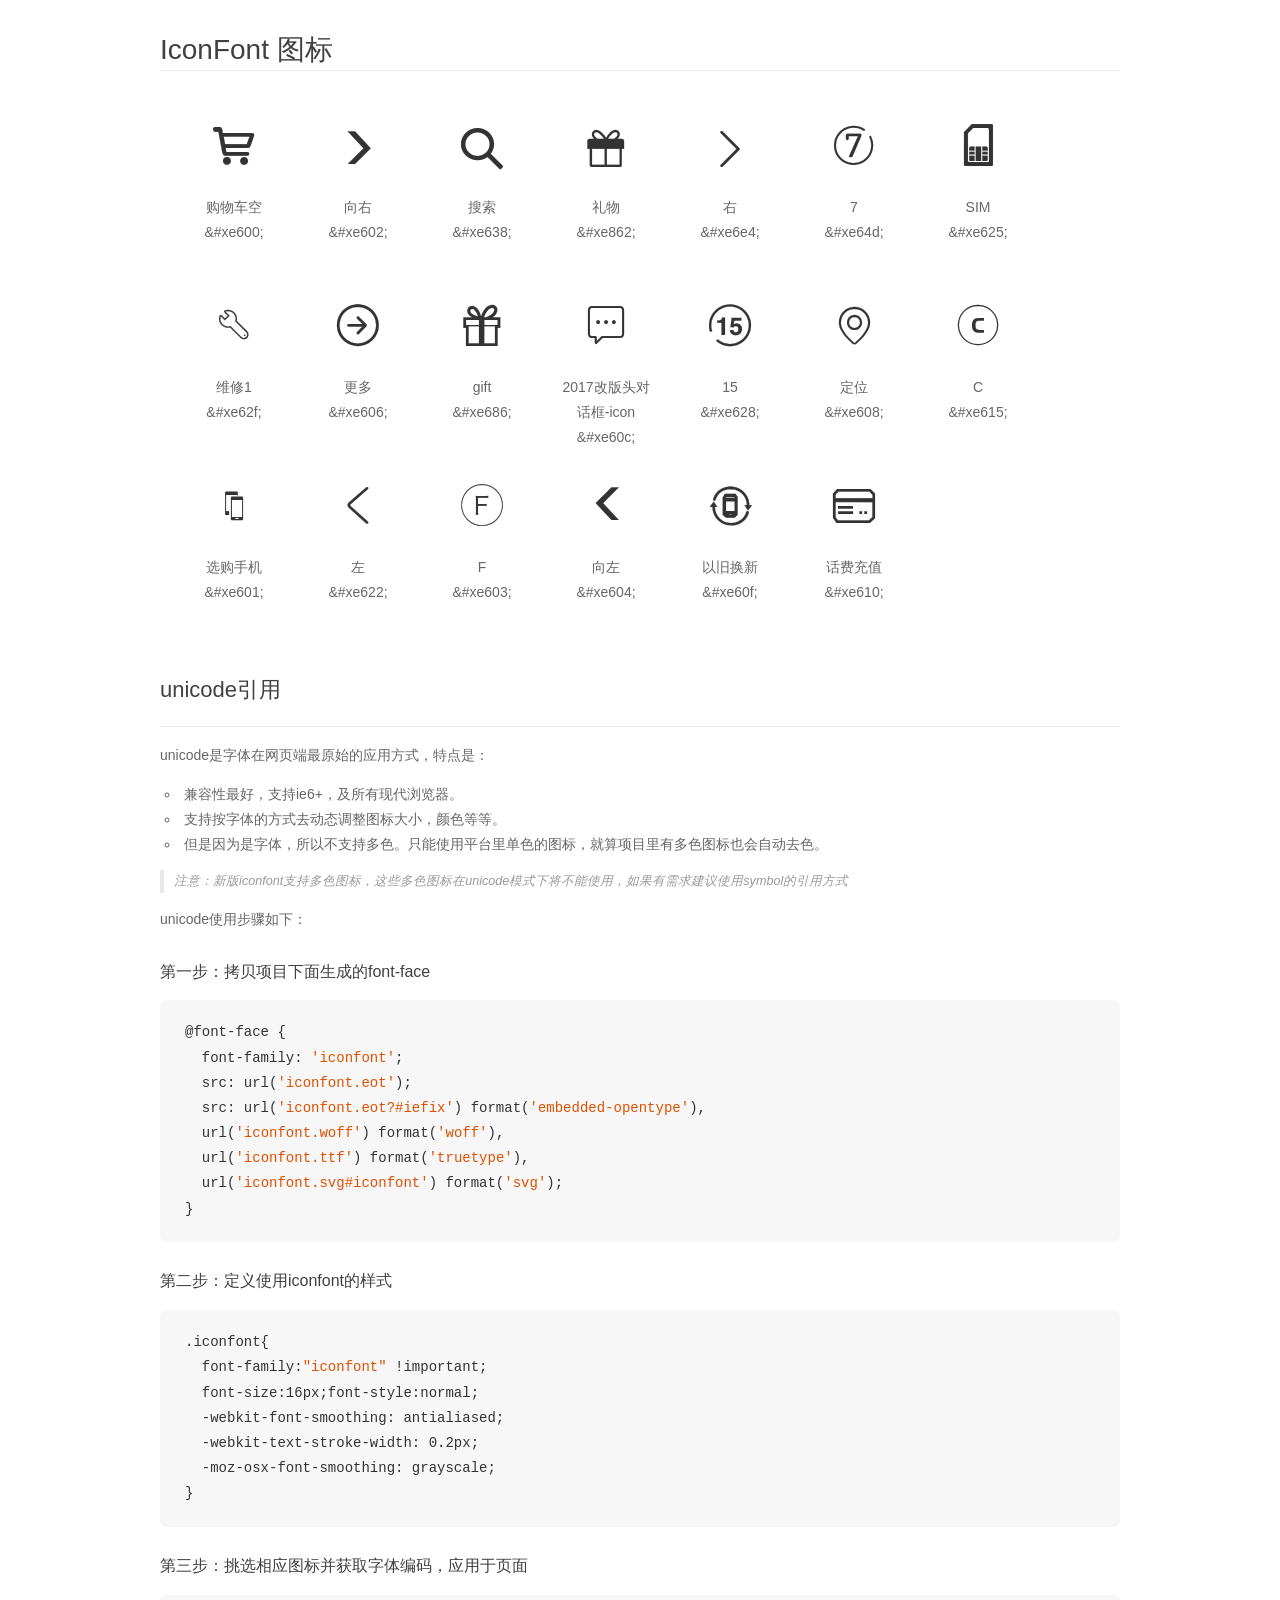
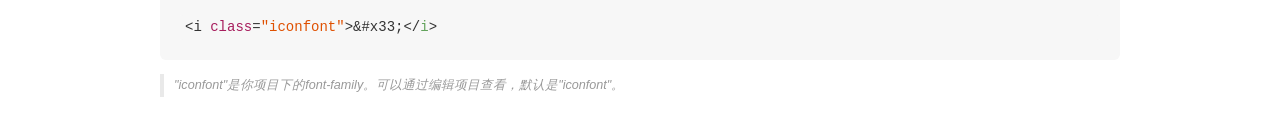
<file: iconfont/demo_unicode.html>
<!DOCTYPE html>
<html>
<head>
    <meta charset="utf-8"/>
    <title>IconFont</title>
    <link rel="stylesheet" href="demo.css">

    <style type="text/css">

        @font-face {font-family: "iconfont";
          src: url('iconfont.eot'); /* IE9*/
          src: url('iconfont.eot#iefix') format('embedded-opentype'), /* IE6-IE8 */
          url('iconfont.woff') format('woff'), /* chrome, firefox */
          url('iconfont.ttf') format('truetype'), /* chrome, firefox, opera, Safari, Android, iOS 4.2+*/
          url('iconfont.svg#iconfont') format('svg'); /* iOS 4.1- */
        }

        .iconfont {
          font-family:"iconfont" !important;
          font-size:16px;
          font-style:normal;
          -webkit-font-smoothing: antialiased;
          -webkit-text-stroke-width: 0.2px;
          -moz-osx-font-smoothing: grayscale;
        }

    </style>
</head>
<body>
    <div class="main markdown">
        <h1>IconFont 图标</h1>
        <ul class="icon_lists clear">
            
                <li>
                <i class="icon iconfont">&#xe600;</i>
                    <div class="name">购物车空</div>
                    <div class="code">&amp;#xe600;</div>
                </li>
            
                <li>
                <i class="icon iconfont">&#xe602;</i>
                    <div class="name">向右</div>
                    <div class="code">&amp;#xe602;</div>
                </li>
            
                <li>
                <i class="icon iconfont">&#xe638;</i>
                    <div class="name">搜索</div>
                    <div class="code">&amp;#xe638;</div>
                </li>
            
                <li>
                <i class="icon iconfont">&#xe862;</i>
                    <div class="name">礼物</div>
                    <div class="code">&amp;#xe862;</div>
                </li>
            
                <li>
                <i class="icon iconfont">&#xe6e4;</i>
                    <div class="name">右</div>
                    <div class="code">&amp;#xe6e4;</div>
                </li>
            
                <li>
                <i class="icon iconfont">&#xe64d;</i>
                    <div class="name">7</div>
                    <div class="code">&amp;#xe64d;</div>
                </li>
            
                <li>
                <i class="icon iconfont">&#xe625;</i>
                    <div class="name">SIM</div>
                    <div class="code">&amp;#xe625;</div>
                </li>
            
                <li>
                <i class="icon iconfont">&#xe62f;</i>
                    <div class="name">维修1</div>
                    <div class="code">&amp;#xe62f;</div>
                </li>
            
                <li>
                <i class="icon iconfont">&#xe606;</i>
                    <div class="name">更多</div>
                    <div class="code">&amp;#xe606;</div>
                </li>
            
                <li>
                <i class="icon iconfont">&#xe686;</i>
                    <div class="name">gift</div>
                    <div class="code">&amp;#xe686;</div>
                </li>
            
                <li>
                <i class="icon iconfont">&#xe60c;</i>
                    <div class="name">2017改版头对话框-icon</div>
                    <div class="code">&amp;#xe60c;</div>
                </li>
            
                <li>
                <i class="icon iconfont">&#xe628;</i>
                    <div class="name">15</div>
                    <div class="code">&amp;#xe628;</div>
                </li>
            
                <li>
                <i class="icon iconfont">&#xe608;</i>
                    <div class="name">定位</div>
                    <div class="code">&amp;#xe608;</div>
                </li>
            
                <li>
                <i class="icon iconfont">&#xe615;</i>
                    <div class="name">C</div>
                    <div class="code">&amp;#xe615;</div>
                </li>
            
                <li>
                <i class="icon iconfont">&#xe601;</i>
                    <div class="name">选购手机</div>
                    <div class="code">&amp;#xe601;</div>
                </li>
            
                <li>
                <i class="icon iconfont">&#xe622;</i>
                    <div class="name">左</div>
                    <div class="code">&amp;#xe622;</div>
                </li>
            
                <li>
                <i class="icon iconfont">&#xe603;</i>
                    <div class="name">F</div>
                    <div class="code">&amp;#xe603;</div>
                </li>
            
                <li>
                <i class="icon iconfont">&#xe604;</i>
                    <div class="name">向左</div>
                    <div class="code">&amp;#xe604;</div>
                </li>
            
                <li>
                <i class="icon iconfont">&#xe60f;</i>
                    <div class="name">以旧换新</div>
                    <div class="code">&amp;#xe60f;</div>
                </li>
            
                <li>
                <i class="icon iconfont">&#xe610;</i>
                    <div class="name">话费充值</div>
                    <div class="code">&amp;#xe610;</div>
                </li>
            
        </ul>
        <h2 id="unicode-">unicode引用</h2>
        <hr>

        <p>unicode是字体在网页端最原始的应用方式，特点是：</p>
        <ul>
        <li>兼容性最好，支持ie6+，及所有现代浏览器。</li>
        <li>支持按字体的方式去动态调整图标大小，颜色等等。</li>
        <li>但是因为是字体，所以不支持多色。只能使用平台里单色的图标，就算项目里有多色图标也会自动去色。</li>
        </ul>
        <blockquote>
        <p>注意：新版iconfont支持多色图标，这些多色图标在unicode模式下将不能使用，如果有需求建议使用symbol的引用方式</p>
        </blockquote>
        <p>unicode使用步骤如下：</p>
        <h3 id="-font-face">第一步：拷贝项目下面生成的font-face</h3>
        <pre><code class="lang-js hljs javascript">@font-face {
  font-family: <span class="hljs-string">'iconfont'</span>;
  src: url(<span class="hljs-string">'iconfont.eot'</span>);
  src: url(<span class="hljs-string">'iconfont.eot?#iefix'</span>) format(<span class="hljs-string">'embedded-opentype'</span>),
  url(<span class="hljs-string">'iconfont.woff'</span>) format(<span class="hljs-string">'woff'</span>),
  url(<span class="hljs-string">'iconfont.ttf'</span>) format(<span class="hljs-string">'truetype'</span>),
  url(<span class="hljs-string">'iconfont.svg#iconfont'</span>) format(<span class="hljs-string">'svg'</span>);
}
</code></pre>
        <h3 id="-iconfont-">第二步：定义使用iconfont的样式</h3>
        <pre><code class="lang-js hljs javascript">.iconfont{
  font-family:<span class="hljs-string">"iconfont"</span> !important;
  font-size:<span class="hljs-number">16</span>px;font-style:normal;
  -webkit-font-smoothing: antialiased;
  -webkit-text-stroke-width: <span class="hljs-number">0.2</span>px;
  -moz-osx-font-smoothing: grayscale;
}
</code></pre>
        <h3 id="-">第三步：挑选相应图标并获取字体编码，应用于页面</h3>
        <pre><code class="lang-js hljs javascript">&lt;i <span class="hljs-class"><span class="hljs-keyword">class</span></span>=<span class="hljs-string">"iconfont"</span>&gt;&amp;#x33;<span class="xml"><span class="hljs-tag">&lt;/<span class="hljs-name">i</span>&gt;</span></span></code></pre>

        <blockquote>
        <p>"iconfont"是你项目下的font-family。可以通过编辑项目查看，默认是"iconfont"。</p>
        </blockquote>
    </div>


</body>
</html>
</file>
<file: css/index.css>
@import url('base.css');
/* header开始 */
header{
	width: 100%;
	height: 40px;
	background: #333333;
}
main{
	width: 1226px;
	height: 100%;
	margin: 0 auto;
}
/* 左边 */
.head-left{
	width: 614px;
	height: 100%;
/* 	background: yellow; */
	float: left;
}
.head-left li{
	float: left;
	line-height: 40px;
}
.head-left li a{
	color: #B0B0B0;
	font-size: 12px;
	padding-left: 8px;
	padding-right: 9px;
	border-right:1px solid #3B423E;
}
.head-left li a:hover{
	color: #fff;
}
.head-left .first{
	padding-left: 0px;
}
.head-left .last{
	border-right:0px solid #3B423E;
}

/* 右边 */
.head-right{
	width: 135px;
	height: 40px;
	/* background: blue; */
	float: right;
}
.head-right li{
	float: left;
	line-height: 40px;

}
.head-right li a{
	font-size: 12px;
	color: #B0B0B0;
}
.head-right li a:hover{
	color: #fff;
}
.head-right span{
	margin-right: 7px;
	margin-left: 7px;
	color: #3B423E;
}

.shopping{
	width: 120px;
	height: 40px;
    margin-left: 15px;
    float: right;
    background: #424242;
}
.shopping a{
	width: 120px;
	height: 40px;
}
main .shopping i{
    margin-right: 4px;
    font-size: 20px;
    line-height: 20px;
    vertical-align: -8px;
    font-size: 12px;
    color: #b0b0b0;
    margin-left: 25px;
}
main .shopping i:hover{
	color: #ff6700;
}
.shopping:hover{
	background: #fff;
}
/* header结束 */

/* nav开始 */
nav{
	width: 1226px;
	height: 100px;
	/* background: green; */
	margin: 0 auto;
}
.nav-left{
	width: 55px;
	height: 55px;
	float: left;
	margin-top: 22px;
	background: url('../img/logo.png') no-repeat center center;
}
.nav-center{
	width: 634px;
	height: 100px;
	/* background: red; */
	float: left;
	margin-left: 189px;
}
.nav-center li{
	float: left;
	line-height: 100px;
}
.nav-center li a{
	font-size: 15px;
	color: #333333;
	margin-right: 20px;
}
.nav-center li a:hover{
	color: #FF6700;
}
.nav-right{
	width: 294px;
	height: 48px;
	/* background: yellow; */
	float: right;
	margin-top: 25px;
	border: 1px solid #e0e0e0;
}
.nav-right .left{
	width: 243px;
	height: 48px;
	border-right: 1px solid #e0e0e0;
	float: left;
}
.left .xm{
	width: 53px;
	height: 18px;
	background: #EEEEEE;
	margin-top: 15px;
	margin-left: 93px;
	display: block;
	font-size: 11px;
	color: #757575;
	text-align: center;
	line-height: 18px;
	float: left;
}
.left .xm:hover{
	background: #FF6700;
}
.nav-right .left a:hover{
	color: #fff;
}
.left .rg{
	width: 82px;
	height: 18px;
	background: #EEEEEE;
	font-size: 11px;
	color: #757575;
	text-align: center;
	line-height: 18px;
	float: right;
	margin-top: 15px;
	margin-right: 10px;
}
.left .rg:hover{
	background: #FF6700;
}
.nav-right .jing{
    width: 50px;
    height: 50px;
    display: block;
    float: left;
}
.nav-right .jing:hover{
	background: #FF6700;
}
.nav-right .jing i{
    width: 25px;
    height: 25px;
    font-size: 20px;
    line-height: 47px;
    color: #616161;
    margin-left: 12px;
    margin-top: 15px;
}
.nav-right .jing i:hover{
	color: #fff;
}
/* nav结束 */

/* banner开始 */
section{
	width: 1226px;
	height: 460px;
	margin: 0 auto;
	position: relative;
	margin-bottom: 14px;
}
.banner{
	width: 1226px;
	height: 460px;
	float: left;
	position: relative;
}
.banner li{
	width: 1226px;
	height: 460px;
	position: absolute;
	top: 0;
	left: 0;
	display: none;
}
.banner li:first-child{
	display: block;
}
.banner li a{
    width: 1226px;
    height: 460px;
    float: left;
    /* position: absolute; */
    top: 0;
    left: 0;
}
.banner-left{
	width: 41px;
	height: 69px;
	position: absolute;
	top: 210px;
	left: 233px;
	color: #A6A7A8;
/*     background: black; */
}
.banner-left a,.banner-right a{
	line-height: 69px;
	font-size: 41px;
	color: #a9a9aa;
}
.banner-left:hover,.banner-right:hover{
	width: 41px;
	height: 69px;
    background: rgba(15, 16, 20, 0.7);
}
.banner-right{
	width: 41px;
	height: 69px;
	position: absolute;
	top: 210px;
	right: 10px;
/* 	background: black; */
}
.btn-list{
	width: 100px;
	height: 10px;
	/* background: red; */
	position: absolute;
	right: 35px;
	bottom: 25px;
}
.btn-list li{
	width: 6px;
	height: 6px;
	margin-right: 10px;
	border-radius: 50%;
	float: left;
	background: #3e4143;
	border: 2px solid #8a857c;
	/* display: none; */
}
/* .btn-list li:first-child{
	display: block;
} */
.btn-list li a{
	display: block;
	width: 100%;
	height: 100%;
}
.btn-list .last{
	margin-right: 0;
}
/* .btn-list li:hover{
	background: #fff;
} */
/* banner结束 */

/* 侧导航 */
aside{
	width: 234px;
	height: 460px;
	background: rgba(15, 16, 20, 0.7);
	position: absolute;
	top: 0;
	left: 0;
}
.banner-left1{
	width:100%;
	height: 100%;
	position:  absolute;
	top: 0;
	left: 0;
	/* float: left; */

}
.banner-left1 li{
	width: 234px;
	height: 43px;
	float: left;
	/* background: red; */

}
.banner-left1 li a{
	float: left; 
	width: 204px;
	height: 42px;
	font-size: 14px;
	line-height: 42px;
	color: #fff;
	padding-left: 30px;
	display: block;
}
.banner-left1 li a:hover{
	background: #ff6700;
}
.banner-left1 .first{
	margin-top: 20px;
}
.banner-left1 li a span:nth-of-type(2){
	float: right;
	margin-right: 24px;
}

.banner-left1 .item{
	width: 500px;
	height: 100%;
	background: #fff;
	position: absolute;
	left: 234px;
	top: 0;
	display: none;
}

/* center */
.center{
	width: 1226px;
	height: 170px;
	margin: 0 auto 26px;
}
.center1{
	width: 234px;
	height: 170px;
	background: #5f5750;
	margin-right: 14px;
	float: left;
}
.one-box{
	width: 225px;
	height: 169px;
	float: left;
/* 	padding-top: 14px; */
	padding-left: 19px;
	position: relative;
}
.one-box .xian1{
	width: 62px;
	height: 1px;
	background: #665e57;
	position: absolute;
	top: 74px;
	left: 14px;

}
.one-box .xian2{
	width: 52px;
	height: 1px;
	background: #665e57;
	position: absolute;
	top: 74px;
	left: 88px;

}
.one-box .xian3{
	width: 62px;
	height: 1px;
	background: #665e57;
	position: absolute;
	top: 74px;
	right: 25px;

}
.one-box li{
	width: 64px;
    height: 69px;
	float: left;
	border-right: 1px solid #665e57;
/*     margin-bottom: 8px; */
    margin-top: 14px;
}
.one-box li a:hover{
	color: #fff;
}
.one-box .three, .one-box .six{
	border-right: 0;
}
.one-box .three a, .one-box .six a{
	border-right: 0;
}
.one-box li a{
    width: 64px;
    height: 70px;
    float: left;
    border-right: 1px solid #665e57;
    margin-bottom: 3px;
    line-height:26px;
    font-size: 12px;
    color: #cdc5a7;
    text-align:center;
}
.one-box li p{
	font-size: 20px;
}
.center2{
	width: 316px;
	height: 170px;
	/* background: pink; */
	float: left;
	margin-right: 15px;
}
.center3{
	width: 316px;
	height: 170px;
	/* background: pink; */
	float: left;
	margin-right: 15px;
}
.center4{
	width: 316px;
	height: 170px;
	/* background: pink; */
	float: left;
}
.center2 img{
	width: 316px;
	height: 100%;
	float: left;
}
.center3 img{
	width: 316px;
	height: 100%;
	float: left;
}
.center4 img{
	width: 316px;
	height: 100%;
	float: left;
}

/* 小米明星单品开始 */
.star{
	width: 1226px;
	height: 396px;
	/* background: red; */
	margin: 0 auto;
	position: relative;
	margin-bottom: 40px;
}
.star-top{
	width: 1226px;
	height: 58px;
	/* background: yellow; */
	/* margin: 0 auto; */
}
h2{ 
	font-weight: 200;
	line-height: 58px;
	float: left;
	font-size: 22px;
}
.btn-left{
	width: 34px;
	height: 22px;
	border: 1px solid #e0e0e0;
	float: right;
	margin-top: 26px;
}
.btn-right{
	width: 34px;
	height: 22px;
	border: 1px solid #e0e0e0;
	border-right: 0;
	float: right;
	margin-top: 26px;
}
.btn-left a{
	margin-left: 9px;
}
.btn-left a:hover{
	color: #ff6700;
}
.btn-right a{
	margin-left: 9px;
}
/* star-bottom */
.star-bottom{
	width: 1226px;
	height: 340px;
	/* background: pink; */
	padding-bottom: 40px;
}
.star-bottom li{
	width: 234px;
	height: 340px;
	background: #fafafa;
	float: left;
	margin-right: 14px;
}
.star-bottom .bottom1-last{
	margin-right: 0;
	/* float: right; */
}
.star-bottom .bottom1{
	border-top: 1px solid #FFAC13;
}
.star-bottom .bottom2{
	border-top: 1px solid #83C44E;
}
.star-bottom .bottom3{
	border-top: 1px solid #2196F3;
}
.star-bottom .bottom4{
	border-top: 1px solid #E53935;
}
.star-bottom .bottom1-last{
	border-top: 1px solid #00C0A5;
}
.star-bottom .bottom1-1{
	width: 160px;
	height: 160px;
	display: block;
	margin: 22px 37px;
}
.star-bottom img{
	width: 160px;
	height: 160px;
	float: left;
}
.title p{
	font-size: 14px;
	color: #212121;
	text-align: center;
	margin-top: 32px;
}
.star-bottom .desc{
	font-size: 12px;
	color: #b0b0b0;
	text-align: center;
    margin-top: 3px;
}
.star-bottom .price{
	font-size: 14px;
	color: #ff6709;
	text-align: center;
    margin-top: 12px;
}
.bottom1-last .desc{
	font-size: 12px;
	color: #b0b0b0;
	text-align: center;
    margin-top: 3px;
}
.bottom1-last .price{
	font-size: 14px;
	color: #ff6709;
	text-align: center;
    margin-top: 12px;
}
/* 小米明星单品结束 */

/* max-box开始 */
.max-box{
	width: 100%;
	height: 5290px;
	background: #f5f5f5;
}
.container{
	width: 1226px;
	height: 5248px;
	/* background: yellow; */
	margin: 0 auto;
}
.container:before, .container:after {
    content: " ";
    display: table;
}
.container:after {
    clear: both;
}
/* 家电开始 */
.jiadian{
	width: 1226px;
	height: 686px;
	/* background: pink; */
	margin: 0 auto;
	margin-bottom: 8px;
}
.jiadian-top{
	width: 1226px;
	height: 58px;
	/* background: yellow; */
}
.jiadian .jiadian-top .title{
	font-size: 22px;
	color: #333;
	line-height: 58px;
	font-weight: 200;
	float: left;
}
.jiadian .jiadian-top .more{
	width: 280px;
	height: 42px;
	/* background: green; */
	float: right;
}
.jiadian-top .top-right{
	width: 280px;
	height: 26px;
	padding-top: 16px;
	/* background: red; */
}
.jiadian .jiadian-top .more .top-right .tab-active{
	color: #ff6700;
	border-bottom: 2px solid #ff6700;
}
.jiadian .jiadian-top .more .top-right .tab-active li{
	margin: 0 0 0 30px;
	transition: border-color 0.5s;
	float: left;

}
.jiadian .jiadian-top .more .top-right a{
	font-size: 16px;
	color: #424242;
}
.jiadian .jiadian-top .more .top-right li a:hover{
	color: #ff6700;
	border-bottom: 2px solid #ff6700;
}
.top-right li{
	float: left;
	margin-left: 30px;
}


.jiadian-bottom{
	width: 1226px;
	height: 628px;
	/* background: green; */
	/* margin-left: 14px; */
}
.jiadian-bottom .bottom-lbox{
	width: 234px;
	height: 628px;
	/* background: red; */
	float: left;
	/* margin-right: 14px; */
	transition: all .2s;
}
.jiadian-bottom .bottom-lbox a:hover{
	transform: translate(0,-2px);
	box-shadow:0px 0px 40px 2px rgba(0, 0, 0, 0.3);
}
.jiadian-bottom .bottom-lbox a{
	width: 234px;
	height: 614px;
	float: left;
}
.jiadian-bottom .bottom-lbox img{
	width: 100%;
	height: 100%;
}
.jiadian-bottom .bottom-rbox{
	width: 992px;
	height: 614px;
	/* background: red; */
	float: right;
	
}

.bottom-rbox .rbox1 .kuang{
    width: 64px;
    height: 20px;
    background-color: #e53935;
    font-size: 12px;
    line-height: 20px;
    text-align: center;
    color: #fff;
    margin-left: 80px;
}
.bottom-rbox .rbox2 .kuang1{
    width: 64px;
    height: 20px;
    background-color: #83c44e;
    font-size: 12px;
    line-height: 20px;
    text-align: center;
    color: #fff;
    margin-left: 80px;
}

.bottom-rbox .rbox2 .kuang2{
	width: 64px;
    height: 20px;
}
.jiadian-bottom .bottom-rbox .rbox1{
	width: 234px;
	height: 280px;
	background: #fff;
	float: left;
	margin: 0 0 14px 14px;
	padding: 0 0 20px 0;
	transition: all 0.5s;
}

.jiadian-bottom .bottom-rbox .rbox2{
	width: 234px;
	height: 280px;
	background: #fff;
	float: left;
	margin: 0 0 14px 14px;
	padding: 0 0 20px 0;
    transition: all .2s linear;
    position: relative;
    overflow: hidden;
}
.jiadian-bottom li:hover{
	transform: translate(0,-2px);
	box-shadow:0px 0px 40px 2px rgba(0, 0, 0, 0.3);
}
.jiadian-bottom .bottom-rbox .rbox3{
	width: 234px;
	height: 280px;
	background: #F5F5F5;
	float: left;
	margin: 0 0 14px 14px;
	padding: 0 0 20px 0;
    transition: all .2s linear;
    position: relative;
    /* overflow: hidden; */
}
.jiadian-bottom .rbox3:hover{
	transform: translate(0,0);
	box-shadow:0px 0px 0px 0px rgba(0, 0, 0, 0);
	/* overflow: hidden; */
}
.jd-small-a .jd-small{
	width: 174px;
	height: 64px;
	padding: 8px 30px;
	background: #ff6700;
    position: absolute;
    left: 0;
    bottom: -80px;
    transition: all .2s linear;
}
.jd-small-a .jd-small p{
	font-size: 12px;
	color: #fff;
	text-align: center;
	margin-top: 5px;
}
.jd-small-a .jd-small .pingjia{
	font-size: 12px;
	color: rgba(255, 255, 255, 0.5);
	text-align: center;
	margin-top: -12px;
}
.jiadian-bottom li:hover .jd-small{
	bottom: 0;
}

.jiadian-bottom .bottom-rbox .rbox3-top{
	width: 234px;
	height: 93px;
	float: left;
	padding-top: 50px;
	/* margin: 0 0 14px 14px; */
	background: #fff;
	margin-bottom: 14px;
	transition: all  0.2s linear;
}
.jiadian-bottom .bottom-rbox .rbox3-top:hover{
	transform: translate(0,-2px);
	box-shadow:0px 0px 40px 2px rgba(0, 0, 0, 0.3);
}

.jiadian-bottom .bottom-rbox .rbox3-bottom{
	width: 234px;
	height: 93px;
	float: left;
	padding-top: 50px;
	background: #fff;
}
.jiadian-bottom .bottom-rbox .rbox3-bottom:hover{
	transform: translate(0,-2px);
	box-shadow:0px 0px 40px 2px rgba(0, 0, 0, 0.3);
}
.jiadian-bottom .bottom-rbox .rbox3-1{
    width: 80px;
    height: 80px;
    display: block;
    float: right;
    font-size: 50px;
    color: #ff6700;
    margin-right: 20px;
}
.jiadian-bottom .bottom-rbox .rbox3-1 p{
	font-size: 50px;
    color: #ff6700;
    margin-left: 7px;
}
.jiadian-bottom .rbox3-1 img{
    width: 80px;
    height: 80px;
    float: right;
}
.jiadian-bottom .bottom-rbox .title2 p{
    font-size: 14px;
    color: #333;
    margin: -10px 110px 5px 30px;
}
.jiadian-bottom .bottom-rbox .rbox1-1{
	width: 150px;
	height: 150px;
	display: block;
	margin: 0 42px 18px 42px;
}
.jiadian-bottom img{
	width: 150px;
	height: 150px;
	float: left;
}
.jiadian-bottom .bottom-rbox .title1 p{
	font-size: 14px;
	color: #333;
	text-align: center;
	margin-top: 15px;
}
.jiadian-bottom .desc{
	font-size: 12px;
	color: #b0b0b0;
	text-align: center;
    line-height: 24px;
}
.rbox3 .rbox3-bottom .desc{
	display: inline-block;
	margin-left: 30px;
}
.jiadian-bottom .price{
	font-size: 14px;
	color: #ff6709;
	text-align: center;
    line-height: 39px;
}
.rbox3 .rbox3-top .price{
	display: inline-block;
	margin-left: 30px;
}
.jiadian-bottom .price del{
	color: #b0b0b0;
	text-decoration: line-through;
	text-align: center;
}
/* 家电结束 */

/* 为你推荐开始 */
.recommend{
	width: 1226px;
	height: 358px;
	/* background: red; */
	margin: 0 auto;
	position: relative;
	margin-bottom: 40px;
}
.recommend-top{
	width: 1226px;
	height: 58px;
	/* background: yellow; */
	margin: 0 auto;
}
h2{ 
	font-weight: 200;
	line-height: 58px;
	float: left;
	font-size: 22px;
}
.btn-left{
	width: 34px;
	height: 22px;
	border: 1px solid #e0e0e0;
	float: right;
	margin-top: 26px;
}
.btn-right{
	width: 34px;
	height: 22px;
	border: 1px solid #e0e0e0;
	border-right: 0;
	float: right;
	margin-top: 26px;
}
.btn-left a{
	margin-left: 9px;
}
.btn-left a:hover{
	color: #ff6700;
}
.btn-right a{
	margin-left: 9px;
}
/* recommend-bottom */
.recommend-bottom{
	width: 1226px;
	height: 320px;
	/* background: pink; */
	padding-bottom: 40px;
	transition: all .2s linear; 
}
.recommend-bottom li{
	width: 234px;
	height: 300px;
	background: #fff;
	float: left;
	margin-right: 14px;
	transition: all 0.6s;
}
.recommend-bottom li:hover{
	transform: translate(0,-2px);
	box-shadow:0px 0px 40px 2px rgba(0, 0, 0, 0.3);
}
.recommend-bottom .bottom1-last{
	margin-right: 0;
	/* float: right; */
}
.recommend-bottom .bottom1-1{
	width: 140px;
	height: 140px;
	display: block;
	margin: 22px 48px;
}
.recommend-bottom img{
	width: 140px;
	height: 140px;
	float: left;
}
.recommend-bottom .bottom1-1 .title p{
	font-size: 14px;
	color: #333;
	text-align: center;
	margin-top: 32px;
}
.recommend-bottom .tips{
	font-size: 12px;
	color: #757575;
	text-align: center;
    margin-top: 12px;
}
.recommend-bottom .price{
	font-size: 14px;
	color: #ff6709;
	text-align: center;
    margin-top: 10px;
}
.recommend-bottom .bottom1-last .tips{
	font-size: 12px;
	color: #757575;
	text-align: center;
    margin-top: 12px;
}
.recommend-bottom .bottom1-last .price{
	font-size: 14px;
	color: #ff6709;
	text-align: center;
    margin-top: 10px;
}
/* 为你推荐结束 */

/* 热评产品开始 */
.comment{
	width: 1226px;
	height: 473px;
	/* background: red; */
	margin: 0 auto;
	position: relative;
	margin-bottom: 22px;
}
.comment-top{
	width: 1226px;
	height: 58px;
	/* background: yellow; */
	margin: 0 auto;
}
.comment-top .title{
	font-size: 22px;
	color: #333;
	line-height: 58px;
	font-weight: 200;
}

/* comment-bottom */
.comment-bottom{
	width: 1240px;
	height: 415px;
	/* background: pink; */
	padding-bottom: 40px;
	position: relative;
	overflow: hidden;
	transition: all 2s;
}
.comment-bottom li{
	width: 296px;
	height: 415px;
	background: #fafafa;
	float: left;
	margin-right: 14px;
	margin-bottom: 14px;
	transition: all 0.6s;
}
.comment-bottom li:hover{
    transform: translate(0, -2px);
	box-shadow:0px 0px 40px 2px rgba(0, 0, 0, 0.3);
}
.comment-bottom .bottom1-1{
	width: 296px;
	height: 220px;
	display: block;
	margin: 0 0 28px;
}
.comment-bottom img{
	width: 296px;
	height: 220px;
	float: left;
}
.comment-bottom .bottom1 .review{
	width: 240px;
	height: 72px;
	font-size: 14px;
	color: #333;
	/* text-align: center; */
	/* margin-top: 32px; */
	line-height: 24px;
	margin: 0 28px 22px 28px;
	font-weight: 400;
}
.comment-bottom .bottom1 .review a{
	width: 240px;
	height: 48px;
	display: block;
	color: #333;
	font-size: 14px;
	line-height: 24px;
	font-weight: 400;
	margin-top: 14px;
}
.comment-bottom .author{
	font-size: 12px;
	color: #b0b0b0;
    margin-top: 3px;
    line-height: 18px;
    margin: 0 28px 8px 28px;
    padding: 0 10px 0 0;
}
.comment-bottom .info{
	width: 236px;
	height: 21px;
	margin: 0 30px;
}
.comment-bottom .info .title{
	display: inline-block;
    margin: 0;
    font-size: 14px;
    color: #333;
    font-weight: 400;
    max-width: 170px;
}
.comment-bottom .info .title a{
	color: #333;
	font-size: 14px;
	font-weight: 400;
}
.comment-bottom .info .title .sep{
	color: #e0e0e0;
	margin: 0 3px;
}
.comment-bottom .info .title .num{
	color: #ff6700;
}

/* 热评产品结束 */

/* 内容开始 */
.content{
	width: 1226px;
	height: 478px;
	/* background: red; */
	margin: 0 auto;
	position: relative;
	margin-bottom: 22px;
}
.content-top{
	width: 1226px;
	height: 58px;
	/* background: yellow; */
	margin: 0 auto;
}
.content-top .title{
	font-size: 22px;
	color: #333;
	line-height: 58px;
	font-weight: 200;
}

/* content-bottom */
.content-bottom{
	width: 1240px;
	height: 420px;
	display: block;
	color: #333;
	/* background: pink; */
/* 	padding-bottom: 40px;
	position: relative;
	overflow: hidden;
	transition: all 2s; */
}
.content-bottom li{
	width: 296px;
	height: 374px;
	background: #fff;
	float: left;
	padding-top: 45px;
	border-top: 1px solid #e0e0e0;
	margin-bottom: 14px;
	margin-right: 14px;
	transition: all 0.5s;
	position: relative;
}
.content-bottom li:hover{
    transform: translate(0, -2px);
	box-shadow:0px 0px 40px 2px rgba(0, 0, 0, 0.3);
}
.content-bottom .title{
	display: block;
	margin: 0 10px 18px;
    font-size: 16px;
    font-weight: 400;
    text-align: center;
    color: #ffac13;
    width: 276px;
    height: 24px;
}

.content-bottom .carousel-wrapper{
	width: 296px;
	height: 340px;
	display: block;
	color: #ffac13;
	/* position: relative; */
}
.content-bottom li .anniu-left{
	width: 20px;
	height: 24px;
	padding: 12px 0;
    font-size: 18px;
    line-height: 24px;
	position: absolute;
	top: 50%;
	left: 0;
	margin-top: -20px;
	color: #fafafa;
	transition: all .6s;
	opacity: 1;
}
.anniu-left a,.anniu-right a{
	line-height: 24px;
	font-size: 18px;
	color: #fafafa;
	float: left;
}
.anniu-right a{
	line-height: 24px;
	font-size: 18px;
	color: #fafafa;
	float: right;
}
.content-bottom li:hover .anniu-left,.content-bottom li:hover .anniu-right{
	width: 20px;
	height: 24px;
    background: rgba(0, 0, 0, 0.2);
}
.content-bottom li .anniu-left:hover{
	background: rgba(0, 0, 0, 0.6);
}
.content-bottom li .anniu-right:hover{
	background: rgba(0, 0, 0, 0.6);
}
.content-bottom li .anniu-right{
	width: 20px;
	height: 24px;
	padding: 12px 0;
	position: absolute;
	top: 50%;
	right: 0;
	margin-top: -20px;
	color: #fafafa;
	transition: all .6s;
	opacity: 1;
	float: right;
}
.content-bottom .carousel-wrapper .name{
	margin: 0 20px 5px;
    font-size: 20px;
    color: #333;
    font-weight: 400;
    line-height: 1.25;
/*  width: 256px;
    height: 25px; */
/*  text-overflow: ellipsis;
    white-space: nowrap;
    overflow: hidden; */
}
.content-bottom .carousel-wrapper .name a{
	display: block;
	color: #333;
	text-align: center;
}
.content-bottom .carousel-wrapper .desc{
	margin: 0 48px 10px;
    height: 40px;
    font-size: 12px;
    color: #b0b0b0;
    line-height: 20px;
    text-align: center;
}
.content-bottom .carousel-wrapper .desc a{
	color: #b0b0b0;
	display: block;
	text-align: center;
}
.content-bottom .carousel-wrapper .price{
	height: 21px;
    margin: 0 10px 15px;
    text-align: center;
}
.content-bottom .carousel-wrapper .price a{
	color: #333;
	display: block;
}
.content-bottom .carousel-wrapper .figure{
    width: 216px;
    height: 154px;
    margin: 0 auto;
}
.content-bottom .carousel-wrapper .figure img{
	width: 216px;
	height: 154px;
	display: block;
}
.content-bottom .carousel-wrapper .pagers-wrapper{
	width: 296px;
	height: 30px;
	text-align: center;
	position: relative;
	
}
.content-bottom .carousel-wrapper .xm-pagers{
	width: 115px;
	height: 30px;
	position: absolute;
    bottom: 0;
    left: 100px;
}
.content-bottom .carousel-wrapper .xm-pagers li:hover{
    transform: translate(0, 0);
	box-shadow:0px 0px 0px 0px rgba(0, 0, 0, 0);
}
.content-bottom .carousel-wrapper .xm-pagers .pager-active{
	display: inline-block;
    width: 10px;
    height: 10px;
    padding: 10px;
    margin: 0 2px;
    color: #ffac13;
    border: 0;
    /* margin: 10px 10px; */
}
.content-bottom .carousel-wrapper .xm-pagers .dot{
	display: block;
    width: 6px;
    height: 6px;
    border: 2px solid #f5f5f5;
    border-radius: 6px;
    text-align: left;
    border-color: #ff6700;
}
.content-bottom .carousel-wrapper .xm-pagers .pager{
	display: inline-block;
    width: 10px;
    height: 10px;
    padding: 13px;
    margin: 0 2px;
    color: #ffac13;
    border: 0;
}
.content-bottom .carousel-wrapper .xm-pagers .pager .dot1:hover{
	background: #ff6700;
}
.content-bottom .carousel-wrapper .xm-pagers .pager .dot1{
	display: block;
    width: 6px;
    height: 6px;
    border-radius: 50%;
    text-align: left;
    background: #b0b0b0;
}
.content-bottom .content-item1{
	border-top: 1px solid #FFAC13;
}
.content-bottom .content-item2{
	border-top: 1px solid #83C44E;
}
.content-bottom .content-item3{
	border-top: 1px solid #2196F3;
}
.content-bottom .content-item4{
	border-top: 1px solid #E53935;
}
/* 内容结束 */
/* 视频开始 */
.video{
	width: 1226px;
	height: 343px;
	/* background: red; */
	margin: 0 auto;
	position: relative;
	margin-bottom: 22px;
}
.video-top{
	width: 1226px;
	height: 58px;
	/* background: yellow; */
	margin: 0 auto;
}
.video-top .title{
	font-size: 22px;
	color: #333;
	line-height: 58px;
	font-weight: 200;
}
.video-top .more-chakan{
	width: 92px;
	height: 57px;
	/* background: red; */
	float: right;
}
.video-top .more-chakan .more-link{
	font-size: 16px;
    line-height: 58px;
    color: #424242;
}
.video-top .more-chakan .jiantou{
	width: 12px;
	height: 12px;
	padding: 4px;
	margin-left: 8px;
    border-radius: 50%;
    font-size: 12px;
    line-height: 12px;
    color: #fff;
    display: block;
    float: right;
    margin-top: 20px;
}
.video-top .more-chakan .jiantou img{
	width: 12px;
	height: 12px;
}
.video-top .more-chakan a:hover{
	color: #ff6700;
}
.video-top .more-chakan img:hover{
	background-color: #ff6700;
	color: #ff6700;
}
/* .video-top .more-chakan .more-link .iconfont{
	width: 12px;
    height: 12px;
    padding: 4px;
    margin-left: 8px;
    border-radius: 16px;
    font-size: 12px;
    line-height: 12px;
    background: #b0b0b0;
    color: #fff;
} */
/* video-bottom */
.video-bottom{
	width: 1240px;
	height: 285px;
	/* background: pink; */
	padding-bottom: 40px;
	display: block;
/* 	position: relative;
	overflow: hidden;
	transition: all 2s; */
}
.video-bottom li{
	width: 296px;
	height: 285px;
	background: #fff;
	float: left;
	margin-right: 14px;
	margin-bottom: 14px;
	transition: all 0.5s;
}
.video-bottom li:hover{
    transform: translate(0, -2px);
	box-shadow:0px 0px 40px 2px rgba(0, 0, 0, 0.3);
}
.video-bottom .bottom1-1{
	width: 296px;
	height: 180px;
	display: block;
	margin: 0 0 28px;
	position: relative;
}
.video-bottom img{
	width: 296px;
	height: 180px;
	float: left;
}
.video-bottom .bottom1-1 .play{
	position: absolute;
    left: 20px;
    bottom: 10px;
    width: 32px;
    height: 20px;
    border: 2px solid #fff;
    border-radius: 12px;
    background-color: rgba(0,0,0,0.6);
    overflow: hidden;
    text-align: center;
}
.video-bottom .bottom1-1 .play:hover{
	background: #F49E00;
}

.video-bottom .bottom1 .title{
	margin: 0 0 6px;
    font-size: 14px;
    font-weight: 400;
    text-align: center;
    color: #333;
    display: block;
}
.video-bottom .bottom1 .title a{
	font-size: 14px;
    font-weight: 400;
    text-align: center;
    color: #333;
}
.video-bottom .bottom1 .title a:hover{
	color: #ff6700;
}
.video-bottom .bottom1 .desc{
	height: 18px;
    margin: 0;
    font-size: 12px;
    color: #b0b0b0;
    text-align: center;
    display: block;
}

/* 视频结束 */
/* max-box结束 */

/* site-footer开始 */

.site-footer{
	width: 100%;
	height: 272px;
	/* background: #fff; */
}
.footer-box{
	width: 1226px;
	height: 272px;
/* 	background: red; */
    margin:0 auto;

}
.footer-service{
	width: 1226px;
	height: 25px;
	padding: 27px 0;
    border-bottom: 1px solid #e0e0e0;
}
.footer-service .list-service{
    width: 1226px;
    height: 25px;
}
.site-footer .list-service li{
	float: left;
    width: 19.8%;
    height: 25px;
    border-left: 1px solid #e0e0e0;
    font-size: 16px;
    line-height: 25px;
    text-align: center;
}
.site-footer .list-service .shu{
	border-left: 0px solid #e0e0e0;
}
.site-footer .list-service a{
	color: #616161;
}
.site-footer .list-service a:hover{
	color: #ff6700;
}
.site-footer .list-service i{
	margin-right: 6px;
    font-size: 24px;
    line-height: 24px;
    vertical-align: -4px;
    color: #616161;
}
.site-footer .list-service i:hover{
	color: #ff6700;
}
.site-footer .footer-links{
	width: 1226px;
	height: 112px;
	padding: 40px 0;
}
.site-footer .footer-links .col-links{
	float: left;
    width: 160px;
    height: 112px;
    margin: 0; 
}
.site-footer .footer-links .col-links dt{
	margin: -1px 0 26px;
    font-size: 14px;
    line-height: 1.25;
    color: #424242;
    display: block;
}
.site-footer .footer-links .col-links dd{
	margin-top: 10px;
    font-size: 12px;
    display: block;
    color: #333;
}
.site-footer .footer-links .col-links dd a{
	color: #757575;
}
.site-footer .footer-links .col-links a:hover{
	color: #ff6700;
}
.site-footer .footer-links .col-contact{
    float: right;
    width: 251px;
    height: 112px;
    border-left: 1px solid #e0e0e0;
    text-align: center;
    color: #616161;
}
.site-footer .footer-links .col-contact .phone{
	margin-bottom: 5px;
    font-size: 22px;
    line-height: 1;
    color: #ff6700;
    text-align: center;
}
.site-footer .footer-links .col-contact p{
	margin-bottom: 16px;
    font-size: 12px;
    text-align: center;
    color: #616161;
}
.site-footer .footer-links .col-contact i{
	width: 12px;
	height: 12px;
	font-size: 12px;
}
.site-footer .footer-links .col-contact .btn-line-primary{
	border-color: #ff6700;
    background: #fff;
    color: #ff6700;
}
.site-footer .footer-links .col-contact .btn-line-primary:hover{
	border-color: #ff6700;
    background: #fff;
    color: #ff6700;
}
.site-footer .footer-links .col-contact .btn-small{
	width: 118px;
    height: 28px;
    font-size: 12px;
    line-height: 28px;
}
.site-footer .footer-links .col-contact .btn-line-primary:hover{
	color: #fff;
	background: #ff6700;
}
.site-footer .footer-links .col-contact .btn{
	display: inline-block;
	padding: 0;
    margin: 0;
    border: 1px solid #b0b0b0;
    text-align: center;
}
/* site-footer结束 */

/* site-info开始 */

.site-info{
	width: 100%;
	height: 166px;
	padding: 30px 0;
    font-size: 12px;
    background: #fafafa;
}
.site-info .container{
	width: 1226px;
	height: 57px;
    margin: 0 auto;
}
.site-info .container .logo{
    float: left;
    width: 57px;
    height: 57px;
    margin-right: 10px;
    background: url("../img/logo.png") no-repeat 50% 50%;
}
.site-info .container .ir{
	display: block;
    text-align: left;
}
.site-info .container .info-text{
	width: 737px;
	height: 53px;
	float: left;
    color: #b0b0b0;
}
.site-info .container .info-text .sites{
	width: 737px;
	height: 18.4px;
	margin: 0;
    line-height: 18px;
    color: #b0b0b0;
    font-size: 12px;
}
.site-info .container .info-text .sites a{
	font-size: 12px;
	color: #757575;
}
.site-info .container .info-text .sites a:hover{
	color: #ff6700;
}
.site-info .container .info-text p{
	width: 737px;
	height: 35px;
	margin: 0;
    line-height: 18px;
    color: #b0b0b0;
}
.site-info .container .info-text a{
	color: #b0b0b0;
}
.site-info .container .info-text a:hover{
	color: #ff6700;
}
.site-info .container .info-links{
	float: right;
	width: 376px;
    height: 28px;
    margin-top: 4px;
   /*  background: red; */
}
.site-info .container .info-links a{
	color: #757575;
	display: block;
	float: left;
}
.site-info .container .info-links img{

	width: auto;
    height: 28px;
    margin-left: 7px;
}
.site-info .slogan1{
	clear: both;
    margin: 30px auto 0;
    width: 267px;
    height: 19px;
    background: url("../img/slogan2016.png") no-repeat center 0;
}
.site-info .ir1{
	display: block;
    text-align: left;
    overflow: hidden;
}  
/* site-info结束 */
</file>
<file: iconfont/iconfont.css>
@font-face {font-family: "iconfont";
  src: url('iconfont.eot?t=1503214904251'); /* IE9*/
  src: url('iconfont.eot?t=1503214904251#iefix') format('embedded-opentype'), /* IE6-IE8 */
  url('iconfont.woff?t=1503214904251') format('woff'), /* chrome, firefox */
  url('iconfont.ttf?t=1503214904251') format('truetype'), /* chrome, firefox, opera, Safari, Android, iOS 4.2+*/
  url('iconfont.svg?t=1503214904251#iconfont') format('svg'); /* iOS 4.1- */
}

.iconfont {
  font-family:"iconfont" !important;
  font-size:16px;
  font-style:normal;
  -webkit-font-smoothing: antialiased;
  -moz-osx-font-smoothing: grayscale;
}

.icon-gouwuchekong:before { content: "\e600"; }

.icon-xiangyou:before { content: "\e602"; }

.icon-sousuo:before { content: "\e638"; }

.icon-liwu:before { content: "\e862"; }

.icon-you:before { content: "\e6e4"; }

.icon-icon1460191569463:before { content: "\e64d"; }

.icon-sim:before { content: "\e625"; }

.icon-weixiu1:before { content: "\e62f"; }

.icon-gengduo:before { content: "\e606"; }

.icon-gift:before { content: "\e686"; }

.icon-gaibantouduihuakuang-icon:before { content: "\e60c"; }

.icon-icon-test:before { content: "\e628"; }

.icon-dingwei:before { content: "\e608"; }

.icon-C:before { content: "\e615"; }

.icon-xuangoushouji:before { content: "\e601";  font-size: 20px;}

.icon-zuo:before { content: "\e622"; }

.icon-f:before { content: "\e603"; }

.icon-xiangzuo:before { content: "\e604"; }

.icon-yijiuhuanxin:before { content: "\e60f"; }

.icon-huafeichongzhi:before { content: "\e610"; }
</file>
<file: iconfont/demo.css>
*{margin: 0;padding: 0;list-style: none;}
/*
KISSY CSS Reset
理念：1. reset 的目的不是清除浏览器的默认样式，这仅是部分工作。清除和重置是紧密不可分的。
2. reset 的目的不是让默认样式在所有浏览器下一致，而是减少默认样式有可能带来的问题。
3. reset 期望提供一套普适通用的基础样式。但没有银弹，推荐根据具体需求，裁剪和修改后再使用。
特色：1. 适应中文；2. 基于最新主流浏览器。
维护：玉伯<lifesinger@gmail.com>, 正淳<ragecarrier@gmail.com>
 */

/** 清除内外边距 **/
body, h1, h2, h3, h4, h5, h6, hr, p, blockquote, /* structural elements 结构元素 */
dl, dt, dd, ul, ol, li, /* list elements 列表元素 */
pre, /* text formatting elements 文本格式元素 */
form, fieldset, legend, button, input, textarea, /* form elements 表单元素 */
th, td /* table elements 表格元素 */ {
  margin: 0;
  padding: 0;
}

/** 设置默认字体 **/
body,
button, input, select, textarea /* for ie */ {
  font: 12px/1.5 tahoma, arial, \5b8b\4f53, sans-serif;
}
h1, h2, h3, h4, h5, h6 { font-size: 100%; }
address, cite, dfn, em, var { font-style: normal; } /* 将斜体扶正 */
code, kbd, pre, samp { font-family: courier new, courier, monospace; } /* 统一等宽字体 */
small { font-size: 12px; } /* 小于 12px 的中文很难阅读，让 small 正常化 */

/** 重置列表元素 **/
ul, ol { list-style: none; }

/** 重置文本格式元素 **/
a { text-decoration: none; }
a:hover { text-decoration: underline; }


/** 重置表单元素 **/
legend { color: #000; } /* for ie6 */
fieldset, img { border: 0; } /* img 搭车：让链接里的 img 无边框 */
button, input, select, textarea { font-size: 100%; } /* 使得表单元素在 ie 下能继承字体大小 */
/* 注：optgroup 无法扶正 */

/** 重置表格元素 **/
table { border-collapse: collapse; border-spacing: 0; }

/* 清除浮动 */
.ks-clear:after, .clear:after {
  content: '\20';
  display: block;
  height: 0;
  clear: both;
}
.ks-clear, .clear {
  *zoom: 1;
}

.main {
  padding: 30px 100px;
width: 960px;
margin: 0 auto;
}
.main h1{font-size:36px; color:#333; text-align:left;margin-bottom:30px; border-bottom: 1px solid #eee;}

.helps{margin-top:40px;}
.helps pre{
  padding:20px;
  margin:10px 0;
  border:solid 1px #e7e1cd;
  background-color: #fffdef;
  overflow: auto;
}

.icon_lists{
  width: 100% !important;

}

.icon_lists li{
  float:left;
  width: 100px;
  height:180px;
  text-align: center;
  list-style: none !important;
}
.icon_lists .icon{
  font-size: 42px;
  line-height: 100px;
  margin: 10px 0;
  color:#333;
  -webkit-transition: font-size 0.25s ease-out 0s;
  -moz-transition: font-size 0.25s ease-out 0s;
  transition: font-size 0.25s ease-out 0s;

}
.icon_lists .icon:hover{
  font-size: 100px;
}



.markdown {
  color: #666;
  font-size: 14px;
  line-height: 1.8;
}

.highlight {
  line-height: 1.5;
}

.markdown img {
  vertical-align: middle;
  max-width: 100%;
}

.markdown h1 {
  color: #404040;
  font-weight: 500;
  line-height: 40px;
  margin-bottom: 24px;
}

.markdown h2,
.markdown h3,
.markdown h4,
.markdown h5,
.markdown h6 {
  color: #404040;
  margin: 1.6em 0 0.6em 0;
  font-weight: 500;
  clear: both;
}

.markdown h1 {
  font-size: 28px;
}

.markdown h2 {
  font-size: 22px;
}

.markdown h3 {
  font-size: 16px;
}

.markdown h4 {
  font-size: 14px;
}

.markdown h5 {
  font-size: 12px;
}

.markdown h6 {
  font-size: 12px;
}

.markdown hr {
  height: 1px;
  border: 0;
  background: #e9e9e9;
  margin: 16px 0;
  clear: both;
}

.markdown p,
.markdown pre {
  margin: 1em 0;
}

.markdown > p,
.markdown > blockquote,
.markdown > .highlight,
.markdown > ol,
.markdown > ul {
  width: 80%;
}

.markdown ul > li {
  list-style: circle;
}

.markdown > ul li,
.markdown blockquote ul > li {
  margin-left: 20px;
  padding-left: 4px;
}

.markdown > ul li p,
.markdown > ol li p {
  margin: 0.6em 0;
}

.markdown ol > li {
  list-style: decimal;
}

.markdown > ol li,
.markdown blockquote ol > li {
  margin-left: 20px;
  padding-left: 4px;
}

.markdown code {
  margin: 0 3px;
  padding: 0 5px;
  background: #eee;
  border-radius: 3px;
}

.markdown pre {
  border-radius: 6px;
  background: #f7f7f7;
  padding: 20px;
}

.markdown pre code {
  border: none;
  background: #f7f7f7;
  margin: 0;
}

.markdown strong,
.markdown b {
  font-weight: 600;
}

.markdown > table {
  border-collapse: collapse;
  border-spacing: 0px;
  empty-cells: show;
  border: 1px solid #e9e9e9;
  width: 95%;
  margin-bottom: 24px;
}

.markdown > table th {
  white-space: nowrap;
  color: #333;
  font-weight: 600;

}

.markdown > table th,
.markdown > table td {
  border: 1px solid #e9e9e9;
  padding: 8px 16px;
  text-align: left;
}

.markdown > table th {
  background: #F7F7F7;
}

.markdown blockquote {
  font-size: 90%;
  color: #999;
  border-left: 4px solid #e9e9e9;
  padding-left: 0.8em;
  margin: 1em 0;
  font-style: italic;
}

.markdown blockquote p {
  margin: 0;
}

.markdown .anchor {
  opacity: 0;
  transition: opacity 0.3s ease;
  margin-left: 8px;
}

.markdown .waiting {
  color: #ccc;
}

.markdown h1:hover .anchor,
.markdown h2:hover .anchor,
.markdown h3:hover .anchor,
.markdown h4:hover .anchor,
.markdown h5:hover .anchor,
.markdown h6:hover .anchor {
  opacity: 1;
  display: inline-block;
}

.markdown > br,
.markdown > p > br {
  clear: both;
}


.hljs {
  display: block;
  background: white;
  padding: 0.5em;
  color: #333333;
  overflow-x: auto;
}

.hljs-comment,
.hljs-meta {
  color: #969896;
}

.hljs-string,
.hljs-variable,
.hljs-template-variable,
.hljs-strong,
.hljs-emphasis,
.hljs-quote {
  color: #df5000;
}

.hljs-keyword,
.hljs-selector-tag,
.hljs-type {
  color: #a71d5d;
}

.hljs-literal,
.hljs-symbol,
.hljs-bullet,
.hljs-attribute {
  color: #0086b3;
}

.hljs-section,
.hljs-name {
  color: #63a35c;
}

.hljs-tag {
  color: #333333;
}

.hljs-title,
.hljs-attr,
.hljs-selector-id,
.hljs-selector-class,
.hljs-selector-attr,
.hljs-selector-pseudo {
  color: #795da3;
}

.hljs-addition {
  color: #55a532;
  background-color: #eaffea;
}

.hljs-deletion {
  color: #bd2c00;
  background-color: #ffecec;
}

.hljs-link {
  text-decoration: underline;
}

pre{
  background: #fff;
}
</file>
